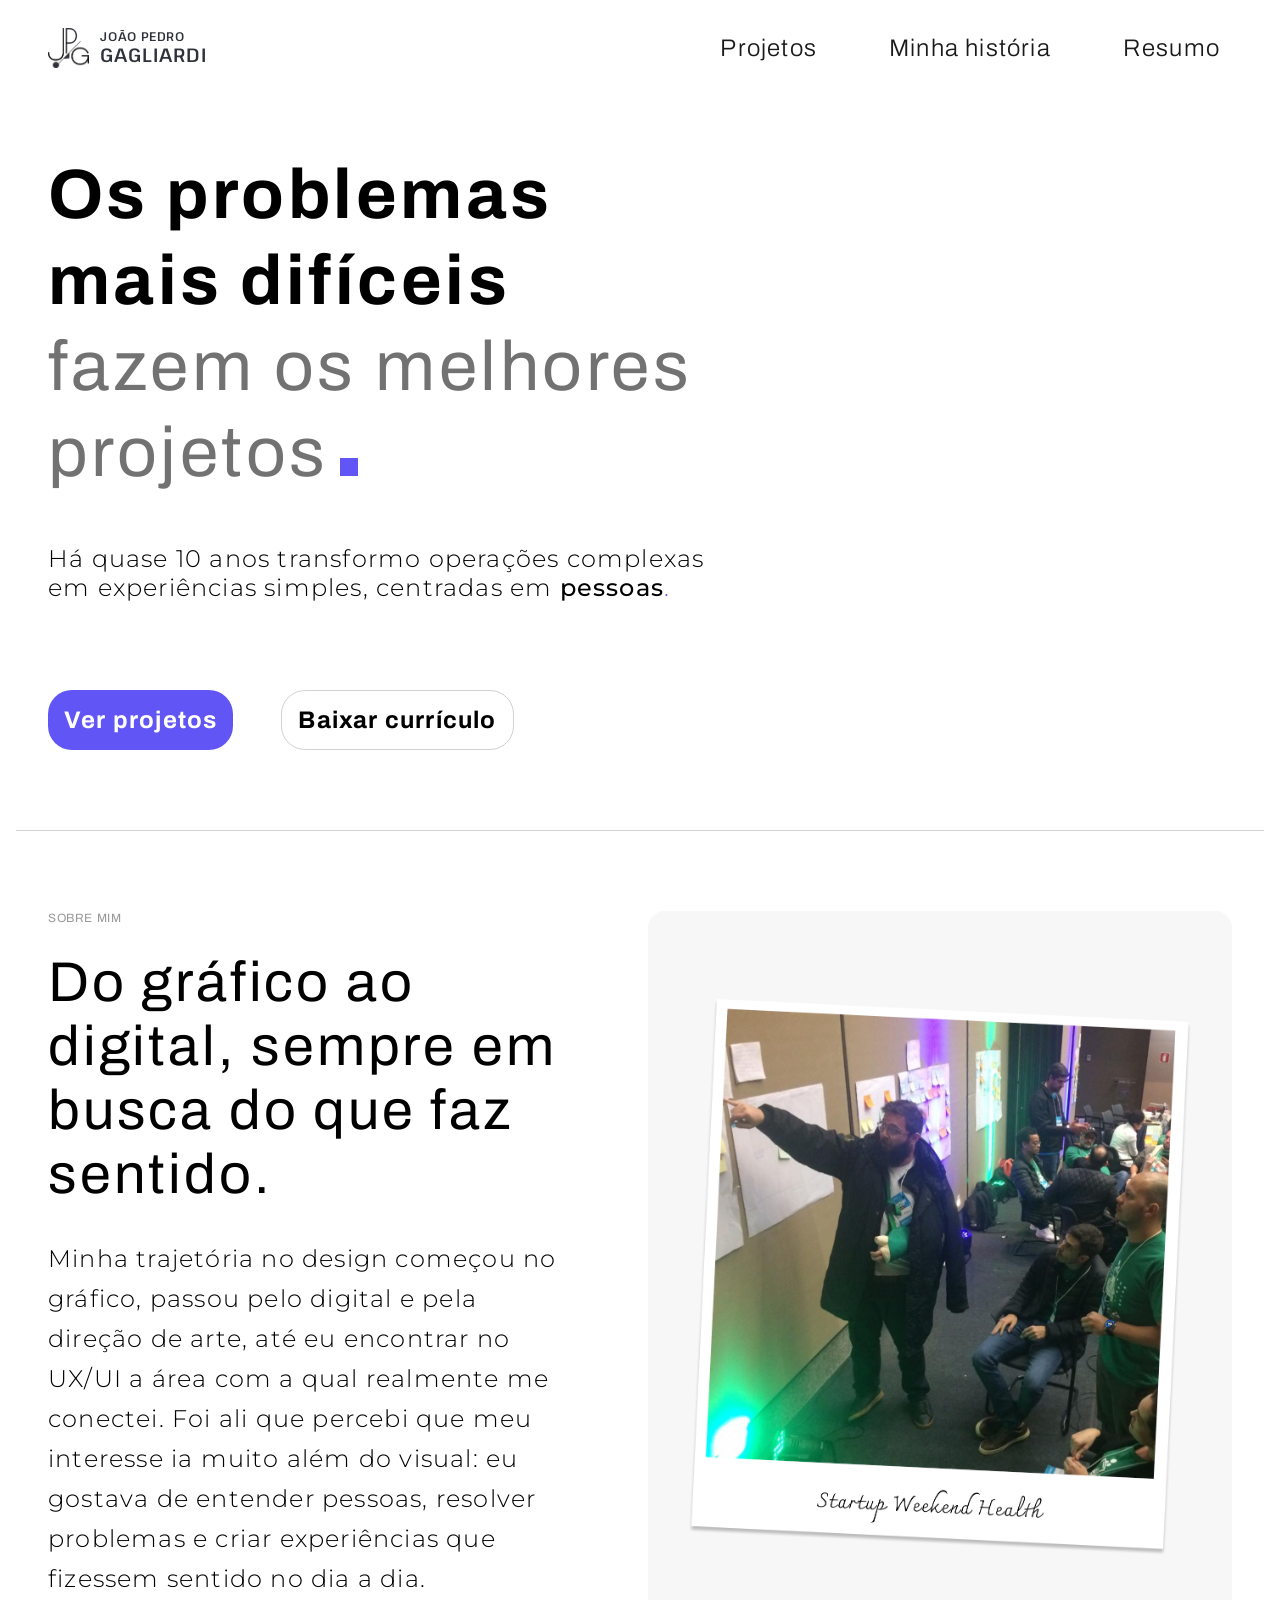
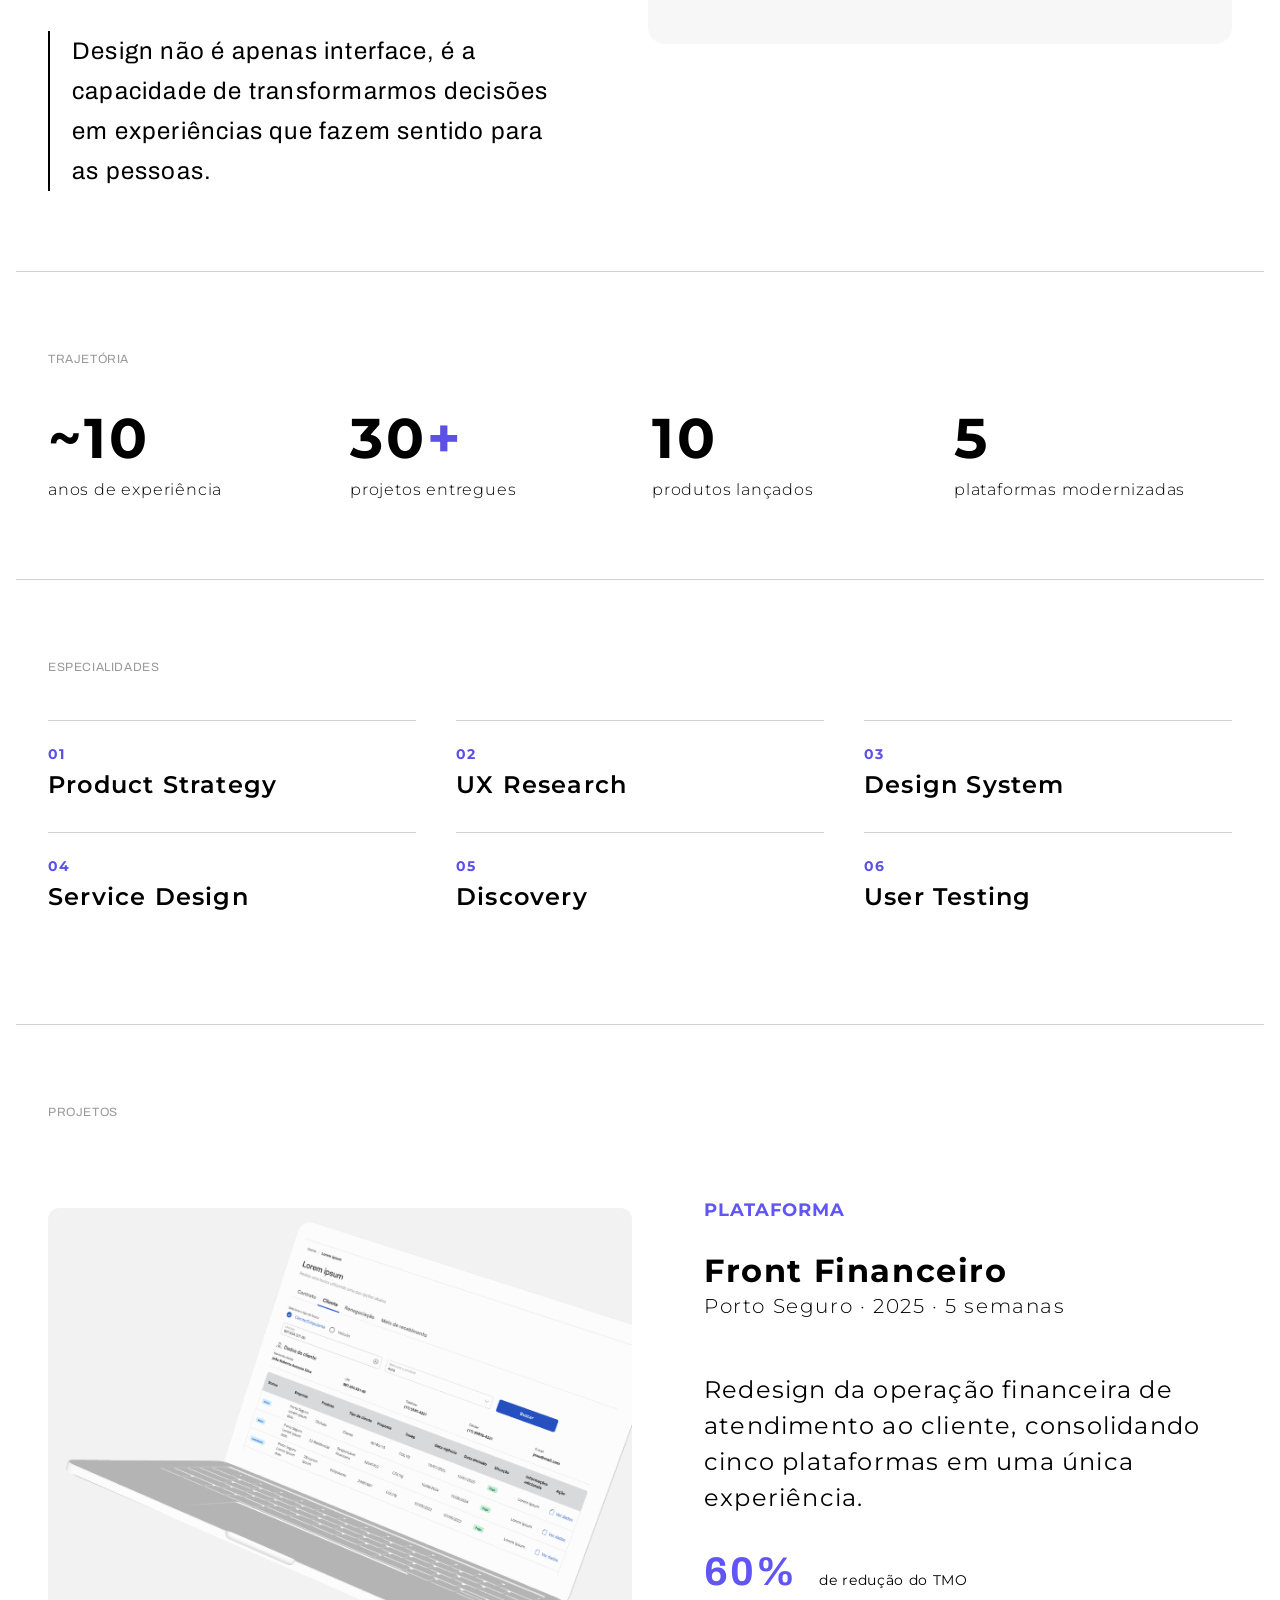
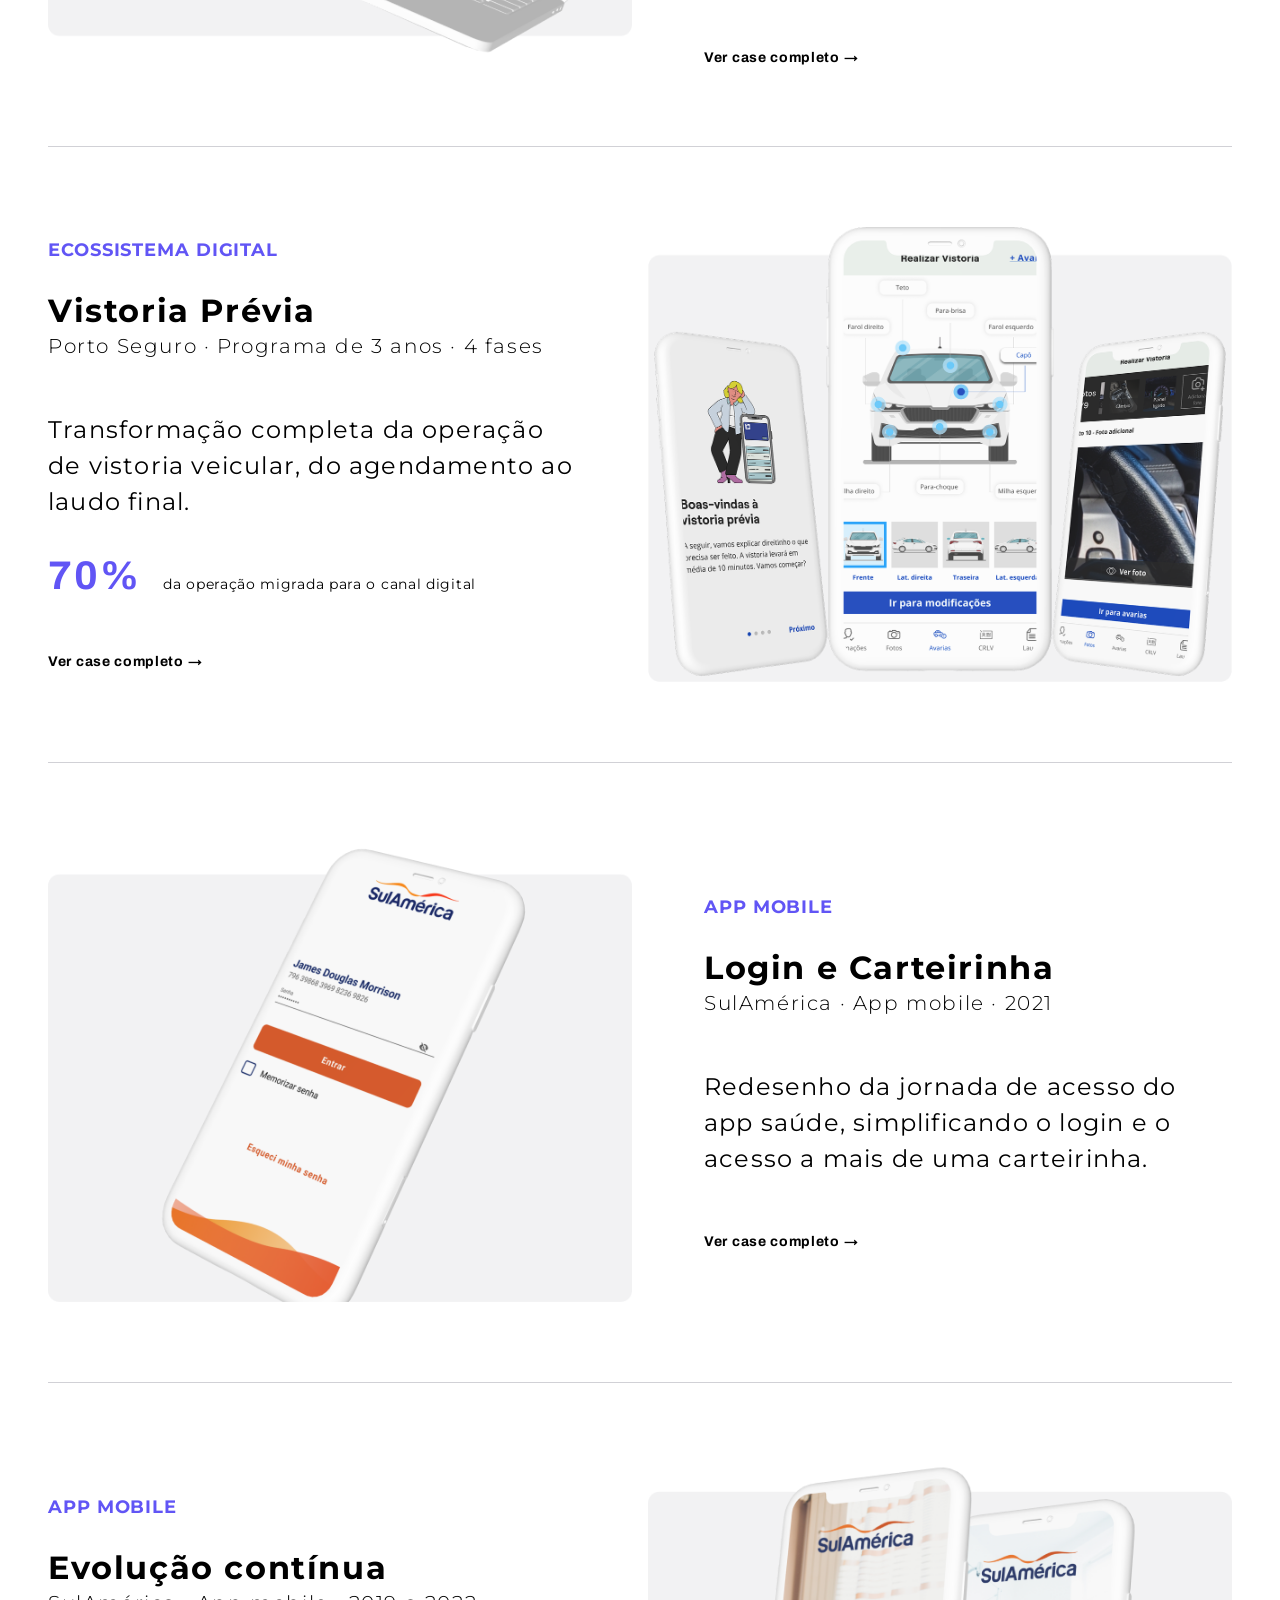
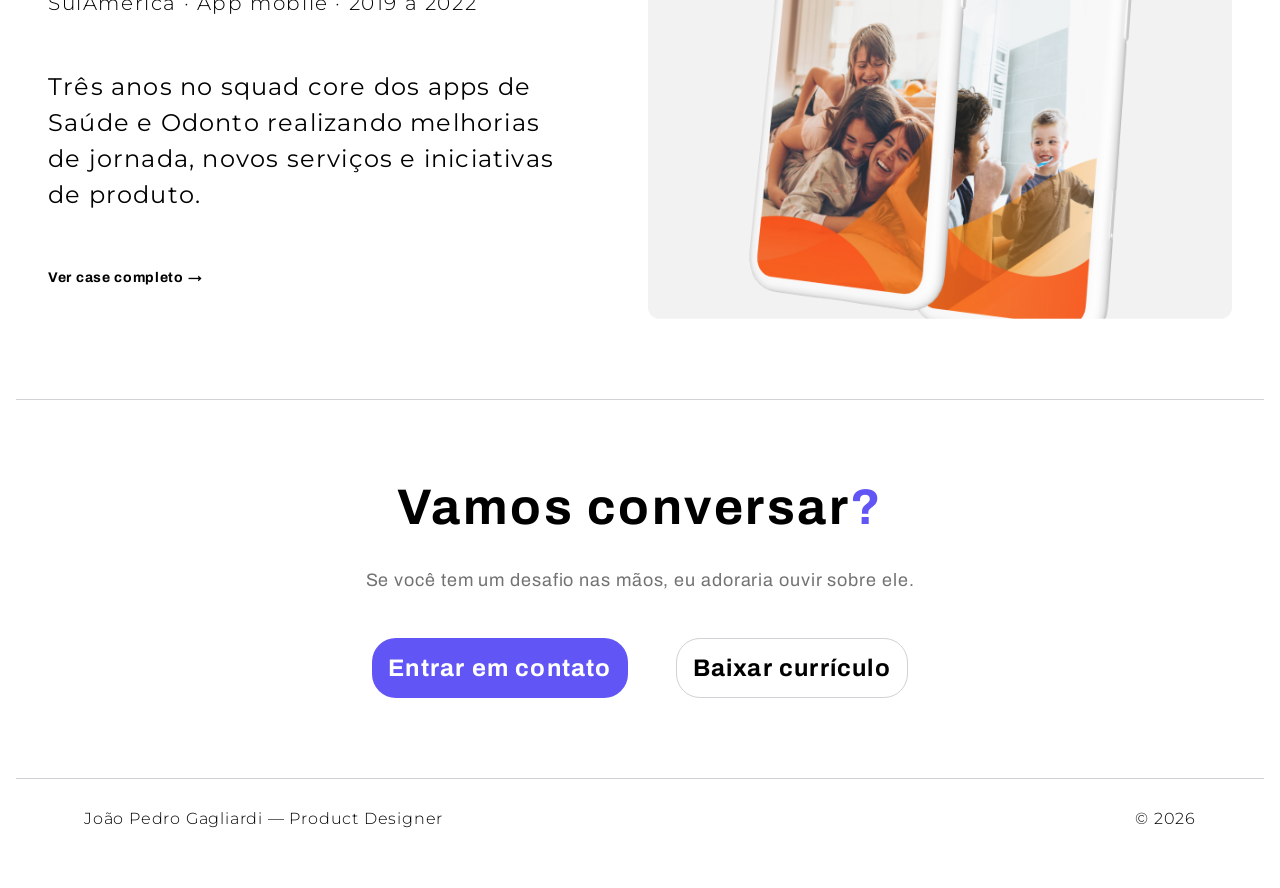
<file: DEV_FINAL/index.html>
<!DOCTYPE html>
<html lang="pt-BR">
<head>
  <meta charset="UTF-8" />
  <meta name="viewport" content="width=device-width, initial-scale=1.0" />
  <title>João Pedro Gagliardi — Product Designer</title>
  <meta name="description" content="Há quase 10 anos transformo operações complexas em experiências simples, centradas em pessoas." />

  <!-- Open Graph / compartilhamento -->
  <meta property="og:type" content="website" />
  <meta property="og:url" content="https://www.jpgagliardi.com/" />
  <meta property="og:title" content="João Pedro Gagliardi — Product Designer" />
  <meta property="og:description" content="Há quase 10 anos transformo operações complexas em experiências simples, centradas em pessoas." />
  <meta property="og:image" content="https://www.jpgagliardi.com/assets/img/og-image.png" />
  <meta property="og:image:width" content="1200" />
  <meta property="og:image:height" content="630" />
  <meta property="og:locale" content="pt_BR" />
  <meta name="twitter:card" content="summary_large_image" />
  <meta name="twitter:title" content="João Pedro Gagliardi — Product Designer" />
  <meta name="twitter:description" content="Há quase 10 anos transformo operações complexas em experiências simples, centradas em pessoas." />
  <meta name="twitter:image" content="https://www.jpgagliardi.com/assets/img/og-image.png" />

  <link rel="preconnect" href="https://fonts.googleapis.com" />
  <link rel="preconnect" href="https://fonts.gstatic.com" crossorigin />
  <link href="https://fonts.googleapis.com/css2?family=Archivo:wght@300;400;700&family=Montserrat:wght@300;400;500;600;700&family=Pathway+Extreme:wght@600&family=Charmonman&display=swap" rel="stylesheet" />

  <link rel="stylesheet" href="css/styles.css" />
</head>
<body>

  <header class="header" id="topo">
    <div class="header__inner">
    <a class="logo" href="index.html" aria-label="Início">
      <img class="logo__mark" src="assets/img/logo-mark.png" alt="" />
      <span class="logo__text">
        <span class="logo__line logo__line--small">JOÃO PEDRO</span>
        <span class="logo__line logo__line--big">GAGLIARDI</span>
      </span>
    </a>

    <nav class="nav" aria-label="Navegação principal">
      <a class="nav__link" href="#projetos">Projetos</a>
      <a class="nav__link" href="#sobre">Minha história</a>
      <a class="nav__link" href="assets/cv.pdf" download>Resumo</a>
    </nav>
    </div>
  </header>

  <main>

    <!-- ============ HERO ============ -->
    <section class="hero container">
      <h1 class="hero__title">
        <span class="hero__title-strong">Os problemas mais difíceis</span>
        <span class="hero__title-soft">fazem os melhores projetos<span class="hero__dot" aria-hidden="true"></span></span>
      </h1>

      <p class="hero__subtitle">
        Há quase 10 anos transformo operações complexas em experiências simples,
        centradas em <strong>pessoas</strong><span class="accent">.</span>
      </p>

      <div class="hero__actions">
        <a class="btn btn--primary" href="#projetos">Ver projetos</a>
        <a class="btn btn--outline" href="assets/cv.pdf" download>Baixar currículo</a>
      </div>
    </section>

    <hr class="divider container" />

    <!-- ============ SOBRE MIM ============ -->
    <section class="sobre container" id="sobre">
      <div class="sobre__content">
        <p class="eyebrow">SOBRE MIM</p>
        <h2 class="sobre__title">Do gráfico ao digital, sempre em busca do que faz sentido.</h2>
        <p class="sobre__text">
          Minha trajetória no design começou no gráfico, passou pelo digital e pela
          direção de arte, até eu encontrar no UX/UI a área com a qual realmente me
          conectei. Foi ali que percebi que meu interesse ia muito além do visual:
          eu gostava de entender pessoas, resolver problemas e criar experiências
          que fizessem sentido no dia a dia.
        </p>

        <blockquote class="sobre__quote">
          Design não é apenas interface, é a capacidade de transformarmos decisões
          em experiências que fazem sentido para as pessoas.
        </blockquote>
      </div>

      <div class="sobre__media">
        <img class="sobre__polaroid" src="assets/img/home-sobre-mim.png" alt="João Pedro apresentando quadros de pesquisa no Startup Weekend Health" />
      </div>
    </section>

    <hr class="divider container" />

    <!-- ============ TRAJETÓRIA ============ -->
    <section class="trajetoria container" id="trajetoria">
      <p class="eyebrow">TRAJETÓRIA</p>

      <div class="stats">
        <div class="stat">
          <p class="stat__number">~10</p>
          <p class="stat__label">anos de experiência</p>
        </div>
        <div class="stat">
          <p class="stat__number">30<span class="accent-vibrant">+</span></p>
          <p class="stat__label">projetos entregues</p>
        </div>
        <div class="stat">
          <p class="stat__number">10</p>
          <p class="stat__label">produtos lançados</p>
        </div>
        <div class="stat">
          <p class="stat__number">5</p>
          <p class="stat__label">plataformas modernizadas</p>
        </div>
      </div>
    </section>

    <hr class="divider container" />

    <!-- ============ ESPECIALIDADES ============ -->
    <section class="especialidades container">
      <p class="eyebrow">ESPECIALIDADES</p>

      <ul class="skills">
        <li class="skill">
          <span class="skill__number">01</span>
          <span class="skill__name">Product Strategy</span>
        </li>
        <li class="skill">
          <span class="skill__number">02</span>
          <span class="skill__name">UX Research</span>
        </li>
        <li class="skill">
          <span class="skill__number">03</span>
          <span class="skill__name">Design System</span>
        </li>
        <li class="skill">
          <span class="skill__number">04</span>
          <span class="skill__name">Service Design</span>
        </li>
        <li class="skill">
          <span class="skill__number">05</span>
          <span class="skill__name">Discovery</span>
        </li>
        <li class="skill">
          <span class="skill__number">06</span>
          <span class="skill__name">User Testing</span>
        </li>
      </ul>
    </section>

    <hr class="divider container" />

    <!-- ============ PROJETOS ============ -->
    <section class="projetos container" id="projetos">
      <p class="eyebrow">PROJETOS</p>

      <!-- Case 1: Front Financeiro -->
      <article class="case case--media-left">
        <div class="case__media">
          <img src="assets/img/home-projeto-front.png" alt="Notebook exibindo a plataforma Front Financeiro" />
        </div>

        <div class="case__content">
          <p class="case__label">PLATAFORMA</p>
          <h3 class="case__title">Front Financeiro</h3>
          <p class="case__meta">Porto Seguro · 2025 · 5 semanas</p>
          <p class="case__desc">
            Redesign da operação financeira de atendimento ao cliente, consolidando
            cinco plataformas em uma única experiência.
          </p>
          <div class="case__metric">
            <span class="case__metric-number">60%</span>
            <span class="case__metric-label">de redução do TMO</span>
          </div>
          <a class="case__link" href="case-financeiro.html">Ver case completo <span class="case__arrow">→</span></a>
        </div>
      </article>

      <hr class="divider" />

      <!-- Case 2: Vistoria Prévia -->
      <article class="case case--media-right">
        <div class="case__content">
          <p class="case__label">ECOSSISTEMA DIGITAL</p>
          <h3 class="case__title">Vistoria Prévia</h3>
          <p class="case__meta">Porto Seguro · Programa de 3 anos · 4 fases</p>
          <p class="case__desc">
            Transformação completa da operação de vistoria veicular, do agendamento
            ao laudo final.
          </p>
          <div class="case__metric">
            <span class="case__metric-number">70%</span>
            <span class="case__metric-label">da operação migrada para o canal digital</span>
          </div>
          <a class="case__link" href="case-vistoria.html">Ver case completo <span class="case__arrow">→</span></a>
        </div>

        <div class="case__media">
          <img src="assets/img/home-projeto-vistoria.png" alt="Três celulares exibindo o app de Vistoria Prévia" />
        </div>
      </article>

      <hr class="divider" />

      <!-- Case 3: Login e Carteirinha -->
      <article class="case case--media-left">
        <div class="case__media">
          <img src="assets/img/home-projeto-login.png" alt="Celular exibindo a tela de login do app SulAmérica" />
        </div>

        <div class="case__content">
          <p class="case__label">APP MOBILE</p>
          <h3 class="case__title">Login e Carteirinha</h3>
          <p class="case__meta">SulAmérica · App mobile · 2021</p>
          <p class="case__desc">
            Redesenho da jornada de acesso do app saúde, simplificando o login e o
            acesso a mais de uma carteirinha.
          </p>
          <a class="case__link" href="case-login.html">Ver case completo <span class="case__arrow">→</span></a>
        </div>
      </article>

      <hr class="divider" />

      <!-- Case 4: Evolução contínua -->
      <article class="case case--media-right">
        <div class="case__content">
          <p class="case__label">APP MOBILE</p>
          <h3 class="case__title">Evolução contínua</h3>
          <p class="case__meta">SulAmérica · App mobile · 2019 a 2022</p>
          <p class="case__desc">
            Três anos no squad core dos apps de Saúde e Odonto realizando melhorias
            de jornada, novos serviços e iniciativas de produto.
          </p>
          <a class="case__link" href="case-entregas.html">Ver case completo <span class="case__arrow">→</span></a>
        </div>

        <div class="case__media">
          <img src="assets/img/home-projeto-entregas.png" alt="Dois celulares exibindo as telas de abertura do app SulAmérica" />
        </div>
      </article>
    </section>

    <hr class="divider container" />

    <!-- ============ CTA ============ -->
    <section class="cta container" id="contato">
      <h2 class="cta__title">Vamos conversar<span class="accent">?</span></h2>
      <p class="cta__subtitle">Se você tem um desafio nas mãos, eu adoraria ouvir sobre ele.</p>

      <div class="cta__actions">
        <a class="btn btn--primary" href="mailto:jpgagliardi@gmail.com">Entrar em contato</a>
        <a class="btn btn--outline" href="assets/cv.pdf" download>Baixar currículo</a>
      </div>
    </section>

    <hr class="divider container" />

  </main>

  <footer class="footer">
    <p>João Pedro Gagliardi — Product Designer</p>
    <p>© 2026</p>
  </footer>

  <script src="js/main.js"></script>
</body>
</html>
</file>
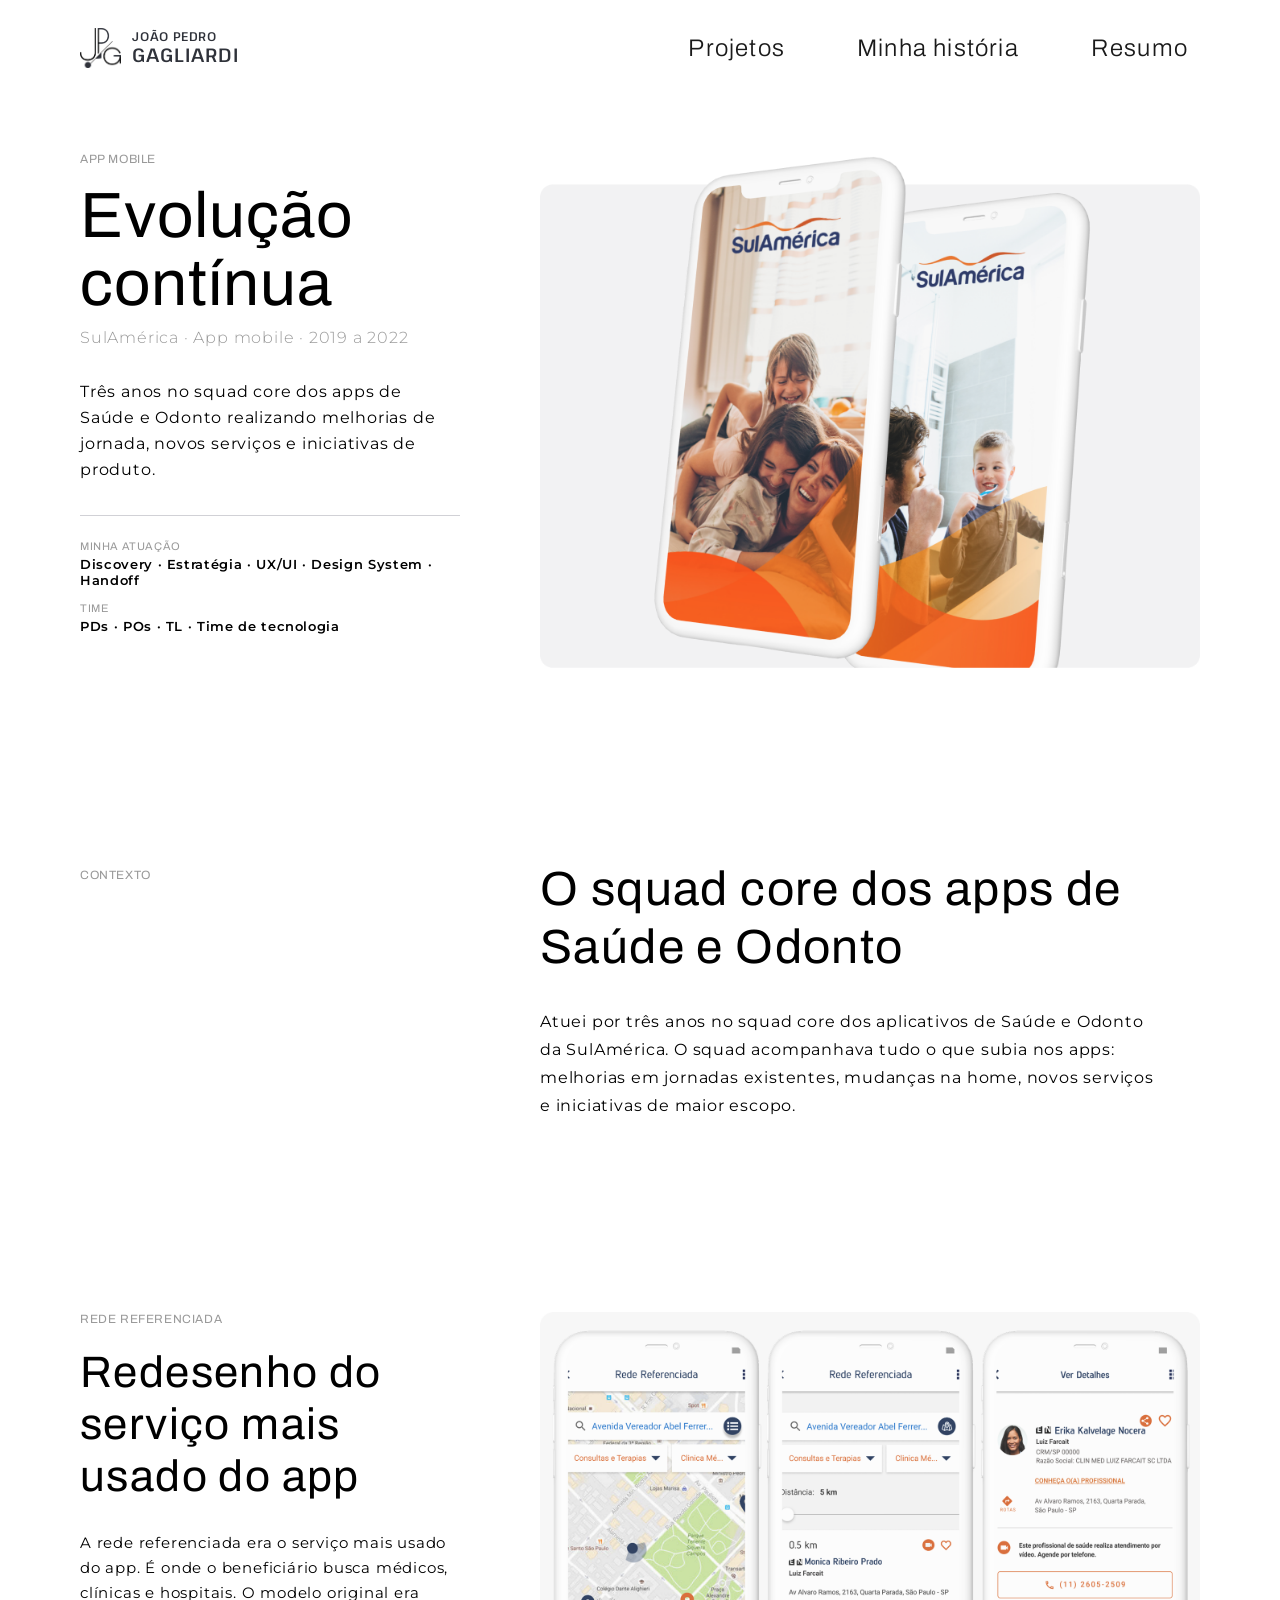
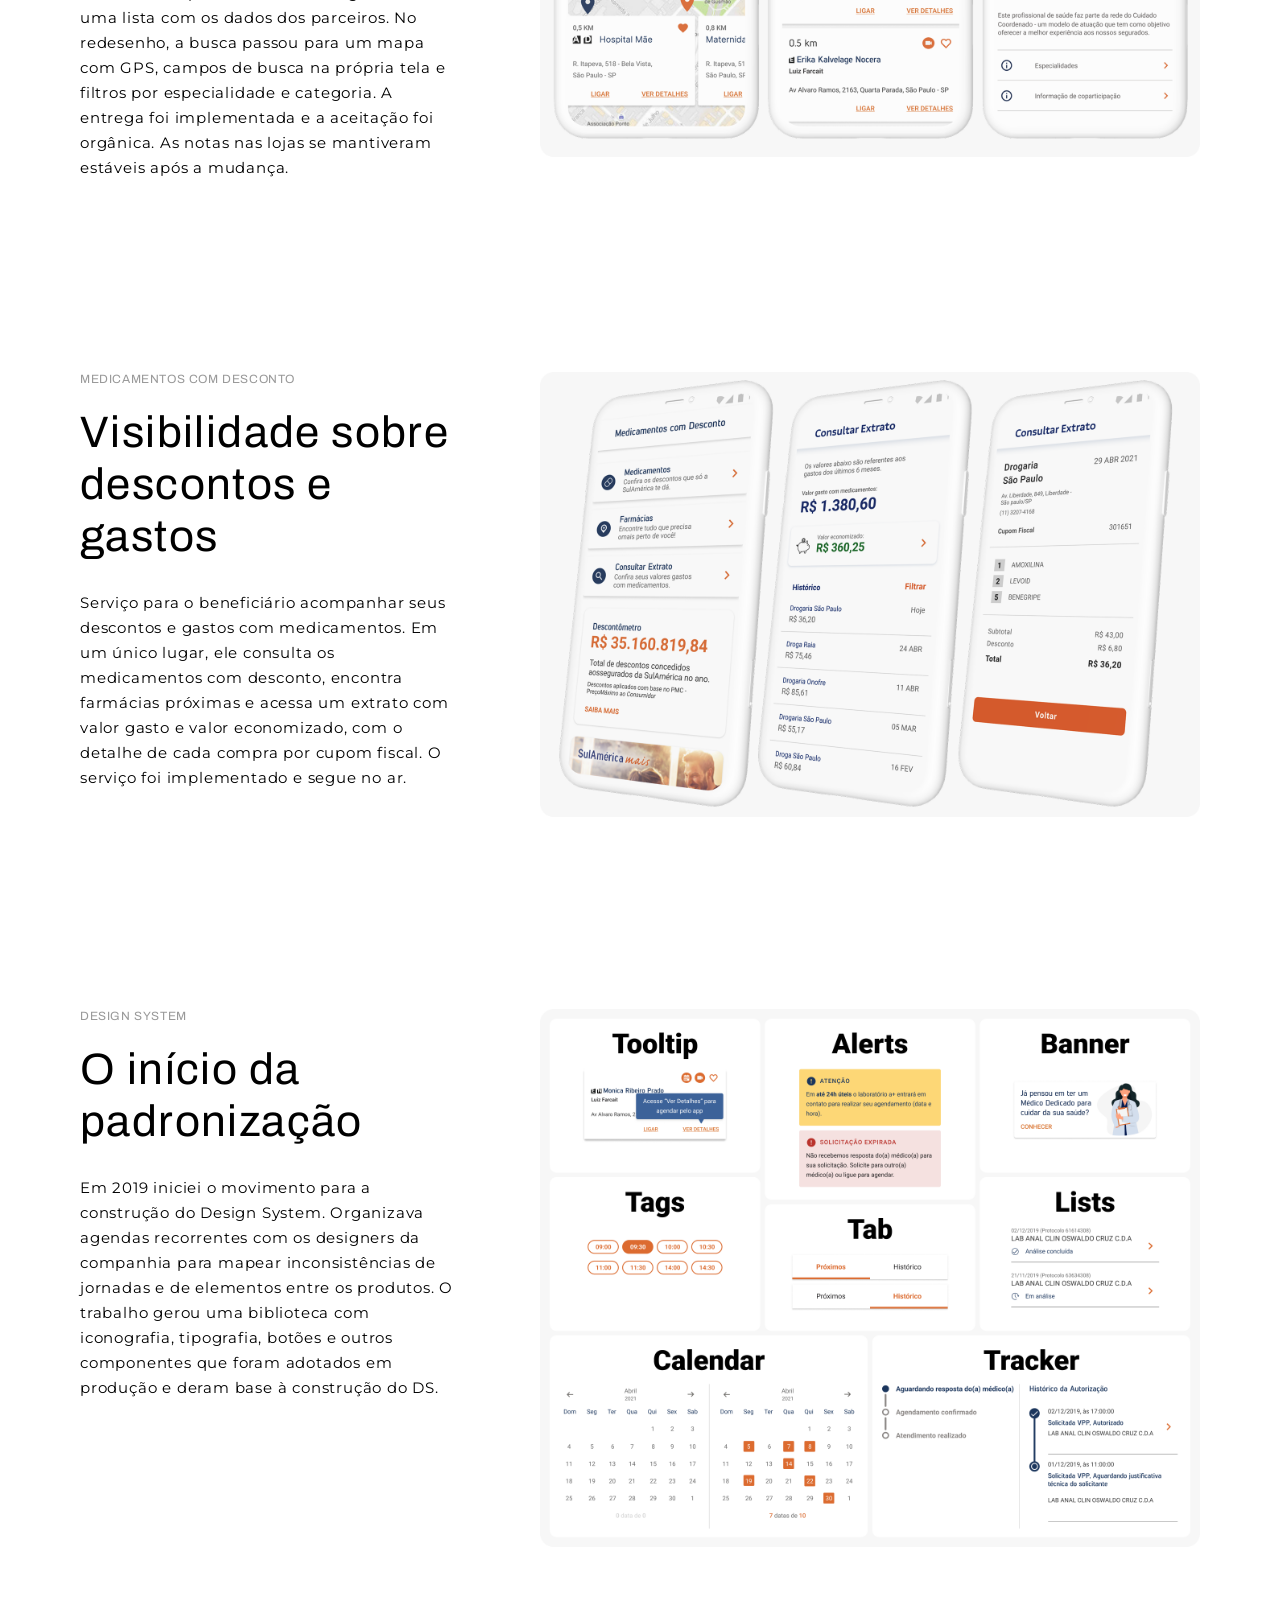
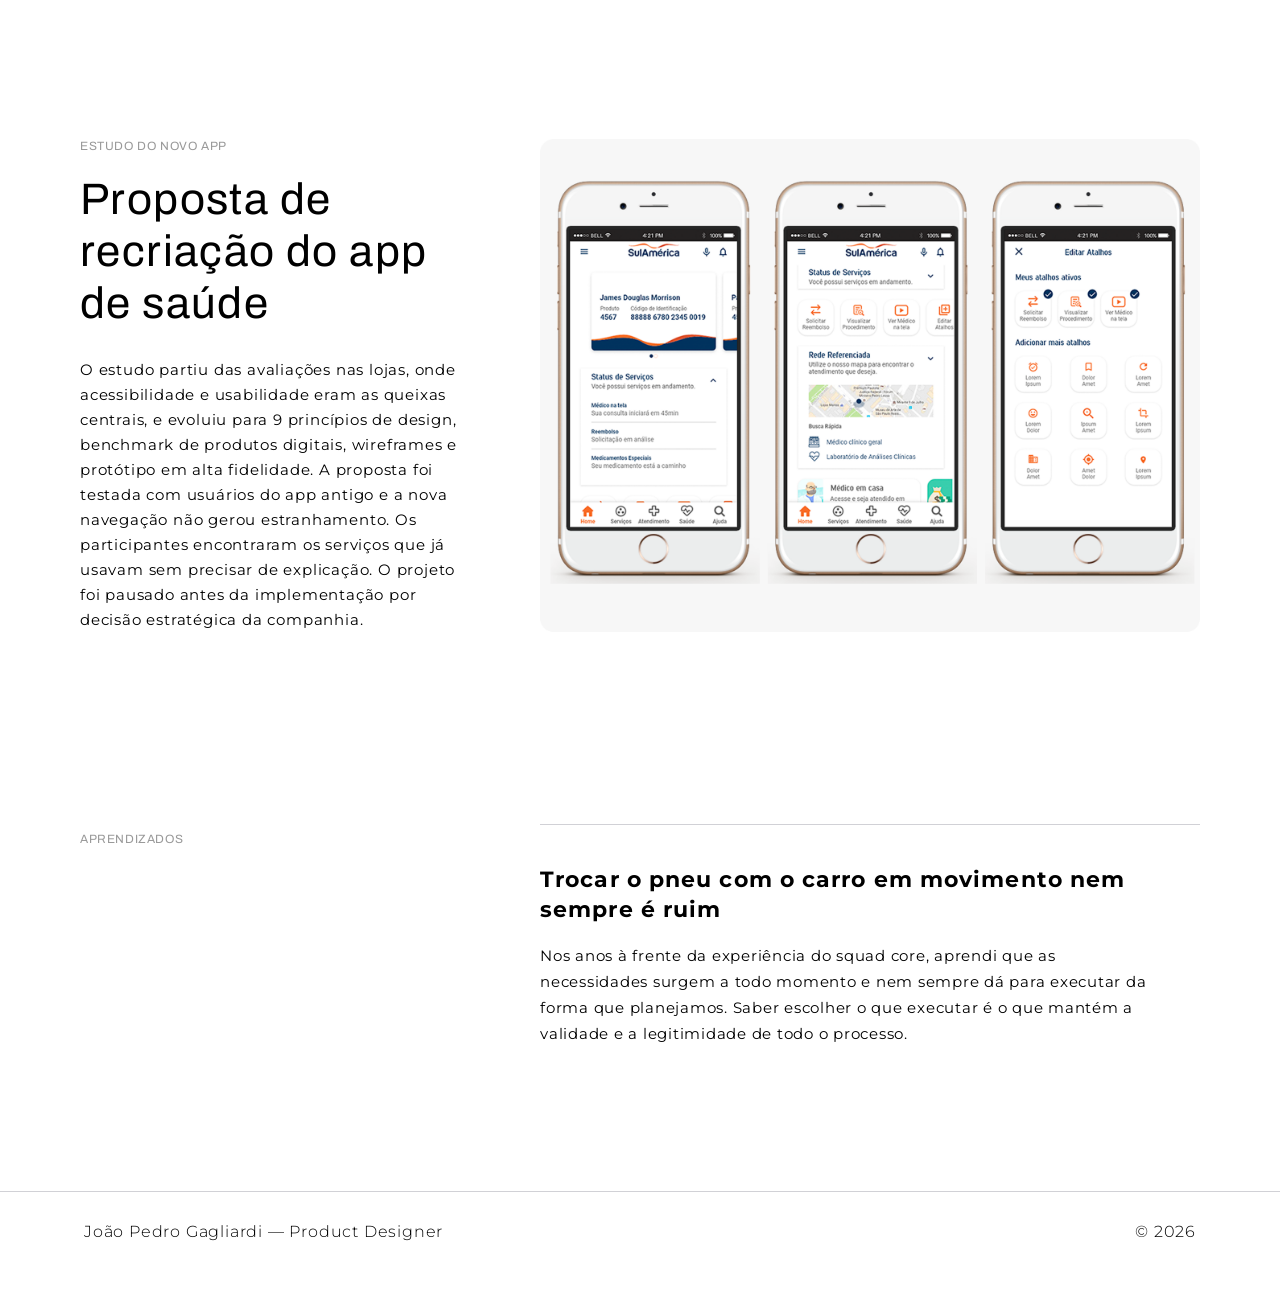
<file: DEV_FINAL/case-entregas.html>
<!DOCTYPE html>
<html lang="pt-BR">
<head>
  <meta charset="UTF-8" />
  <meta name="viewport" content="width=device-width, initial-scale=1.0" />
  <title>Evolução contínua — João Pedro Gagliardi</title>
  <meta name="description" content="Três anos no squad core dos apps de Saúde e Odonto realizando melhorias de jornada, novos serviços e iniciativas de produto." />

  <link rel="preconnect" href="https://fonts.googleapis.com" />
  <link rel="preconnect" href="https://fonts.gstatic.com" crossorigin />
  <link href="https://fonts.googleapis.com/css2?family=Archivo:wght@300;400;700&family=Montserrat:wght@300;400;500;600;700&family=Pathway+Extreme:wght@600&family=Charmonman&display=swap" rel="stylesheet" />

  <link rel="stylesheet" href="css/styles.css" />
</head>
<body class="case-page">

  <header class="header">
    <div class="header__inner">
    <a class="logo" href="index.html" aria-label="Início">
      <img class="logo__mark" src="assets/img/logo-mark.png" alt="" />
      <span class="logo__text">
        <span class="logo__line logo__line--small">JOÃO PEDRO</span>
        <span class="logo__line logo__line--big">GAGLIARDI</span>
      </span>
    </a>

    <nav class="nav" aria-label="Navegação principal">
      <a class="nav__link" href="index.html#projetos">Projetos</a>
      <a class="nav__link" href="index.html#sobre">Minha história</a>
      <a class="nav__link" href="assets/cv.pdf" download>Resumo</a>
    </nav>
    </div>
  </header>

  <main>

    <!-- ============ HERO DO CASE ============ -->
    <section class="chero container">
      <div class="chero__info">
        <p class="eyebrow">APP MOBILE</p>
        <h1 class="chero__title">Evolução<br />contínua</h1>
        <p class="chero__meta">SulAmérica · App mobile · 2019 a 2022</p>
        <p class="chero__desc">
          Três anos no squad core dos apps de Saúde e Odonto realizando melhorias
          de jornada, novos serviços e iniciativas de produto.
        </p>
        <hr class="chero__sep" />
        <p class="chero__label">MINHA ATUAÇÃO</p>
        <p class="chero__value">Discovery · Estratégia · UX/UI · Design System · Handoff</p>
        <p class="chero__label">TIME</p>
        <p class="chero__value">PDs · POs · TL · Time de tecnologia</p>
      </div>

      <div class="chero__media">
        <img src="assets/img/case-entregas-hero.png" alt="Dois celulares exibindo as telas de abertura do app SulAmérica" />
      </div>
    </section>


    <!-- ============ CONTEXTO ============ -->
    <section class="csection container">
      <p class="eyebrow csection__eyebrow">CONTEXTO</p>
      <div class="csection__content">
        <h2 class="csection__title">O squad core dos apps de Saúde e Odonto</h2>
        <p class="csection__lead">
          Atuei por três anos no squad core dos aplicativos de Saúde e Odonto da
          SulAmérica. O squad acompanhava tudo o que subia nos apps: melhorias
          em jornadas existentes, mudanças na home, novos serviços e iniciativas
          de maior escopo.
        </p>
      </div>
    </section>


    <!-- ============ REDE REFERENCIADA ============ -->
    <section class="csection csection--split container">
      <div class="csection__left">
        <p class="eyebrow">REDE REFERENCIADA</p>
        <h2 class="csection__title">Redesenho do serviço mais usado do app</h2>
        <p class="csection__lead">
          A rede referenciada era o serviço mais usado do app. É onde o
          beneficiário busca médicos, clínicas e hospitais. O modelo original era
          uma lista com os dados dos parceiros. No redesenho, a busca passou para
          um mapa com GPS, campos de busca na própria tela e filtros por
          especialidade e categoria. A entrega foi implementada e a aceitação foi
          orgânica. As notas nas lojas se mantiveram estáveis após a mudança.
        </p>
      </div>

      <div class="csection__right">
        <figure class="shot shot--plain">
          <img src="assets/img/case-entregas-rede.png" alt="Três celulares com o redesenho da Rede Referenciada: mapa, lista e detalhes do profissional" />
        </figure>
      </div>
    </section>


    <!-- ============ MEDICAMENTOS COM DESCONTO ============ -->
    <section class="csection csection--split container">
      <div class="csection__left">
        <p class="eyebrow">MEDICAMENTOS COM DESCONTO</p>
        <h2 class="csection__title">Visibilidade sobre descontos e gastos</h2>
        <p class="csection__lead">
          Serviço para o beneficiário acompanhar seus descontos e gastos com
          medicamentos. Em um único lugar, ele consulta os medicamentos com
          desconto, encontra farmácias próximas e acessa um extrato com valor
          gasto e valor economizado, com o detalhe de cada compra por cupom
          fiscal. O serviço foi implementado e segue no ar.
        </p>
      </div>

      <div class="csection__right">
        <figure class="shot shot--plain">
          <img src="assets/img/case-entregas-medicamentos.png" alt="Três celulares com o serviço de Medicamentos com Desconto: menu, extrato e cupom fiscal" />
        </figure>
      </div>
    </section>


    <!-- ============ DESIGN SYSTEM ============ -->
    <section class="csection csection--split container">
      <div class="csection__left">
        <p class="eyebrow">DESIGN SYSTEM</p>
        <h2 class="csection__title">O início da padronização</h2>
        <p class="csection__lead">
          Em 2019 iniciei o movimento para a construção do Design System.
          Organizava agendas recorrentes com os designers da companhia para mapear
          inconsistências de jornadas e de elementos entre os produtos. O trabalho
          gerou uma biblioteca com iconografia, tipografia, botões e outros
          componentes que foram adotados em produção e deram base à construção
          do DS.
        </p>
      </div>

      <div class="csection__right">
        <figure class="shot shot--plain">
          <img src="assets/img/case-entregas-ds.png" alt="Componentes da biblioteca: Tooltip, Alerts, Banner, Tags, Tab, Lists, Calendar e Tracker" />
        </figure>
      </div>
    </section>


    <!-- ============ ESTUDO DO NOVO APP ============ -->
    <section class="csection csection--split container">
      <div class="csection__left">
        <p class="eyebrow">ESTUDO DO NOVO APP</p>
        <h2 class="csection__title">Proposta de recriação do app de saúde</h2>
        <p class="csection__lead">
          O estudo partiu das avaliações nas lojas, onde acessibilidade e
          usabilidade eram as queixas centrais, e evoluiu para 9 princípios de
          design, benchmark de produtos digitais, wireframes e protótipo em alta
          fidelidade. A proposta foi testada com usuários do app antigo e a nova
          navegação não gerou estranhamento. Os participantes encontraram os
          serviços que já usavam sem precisar de explicação. O projeto foi pausado
          antes da implementação por decisão estratégica da companhia.
        </p>
      </div>

      <div class="csection__right">
        <figure class="shot shot--plain">
          <img src="assets/img/case-entregas-novo-app.png" alt="Três celulares com o protótipo do novo app de saúde: home, serviços e atalhos" />
        </figure>
      </div>
    </section>


    <!-- ============ APRENDIZADOS ============ -->
    <section class="csection container">
      <p class="eyebrow csection__eyebrow">APRENDIZADOS</p>
      <div class="csection__content">
        <article class="learning">
          <h3 class="learning__title">Trocar o pneu com o carro em movimento nem sempre é ruim</h3>
          <p class="learning__desc">
            Nos anos à frente da experiência do squad core, aprendi que as
            necessidades surgem a todo momento e nem sempre dá para executar
            da forma que planejamos. Saber escolher o que executar é o que
            mantém a validade e a legitimidade de todo o processo.
          </p>
        </article>
      </div>
    </section>

    <hr class="divider container" />

  </main>

  <footer class="footer">
    <p>João Pedro Gagliardi — Product Designer</p>
    <p>© 2026</p>
  </footer>

  <script src="js/main.js"></script>
</body>
</html>
</file>
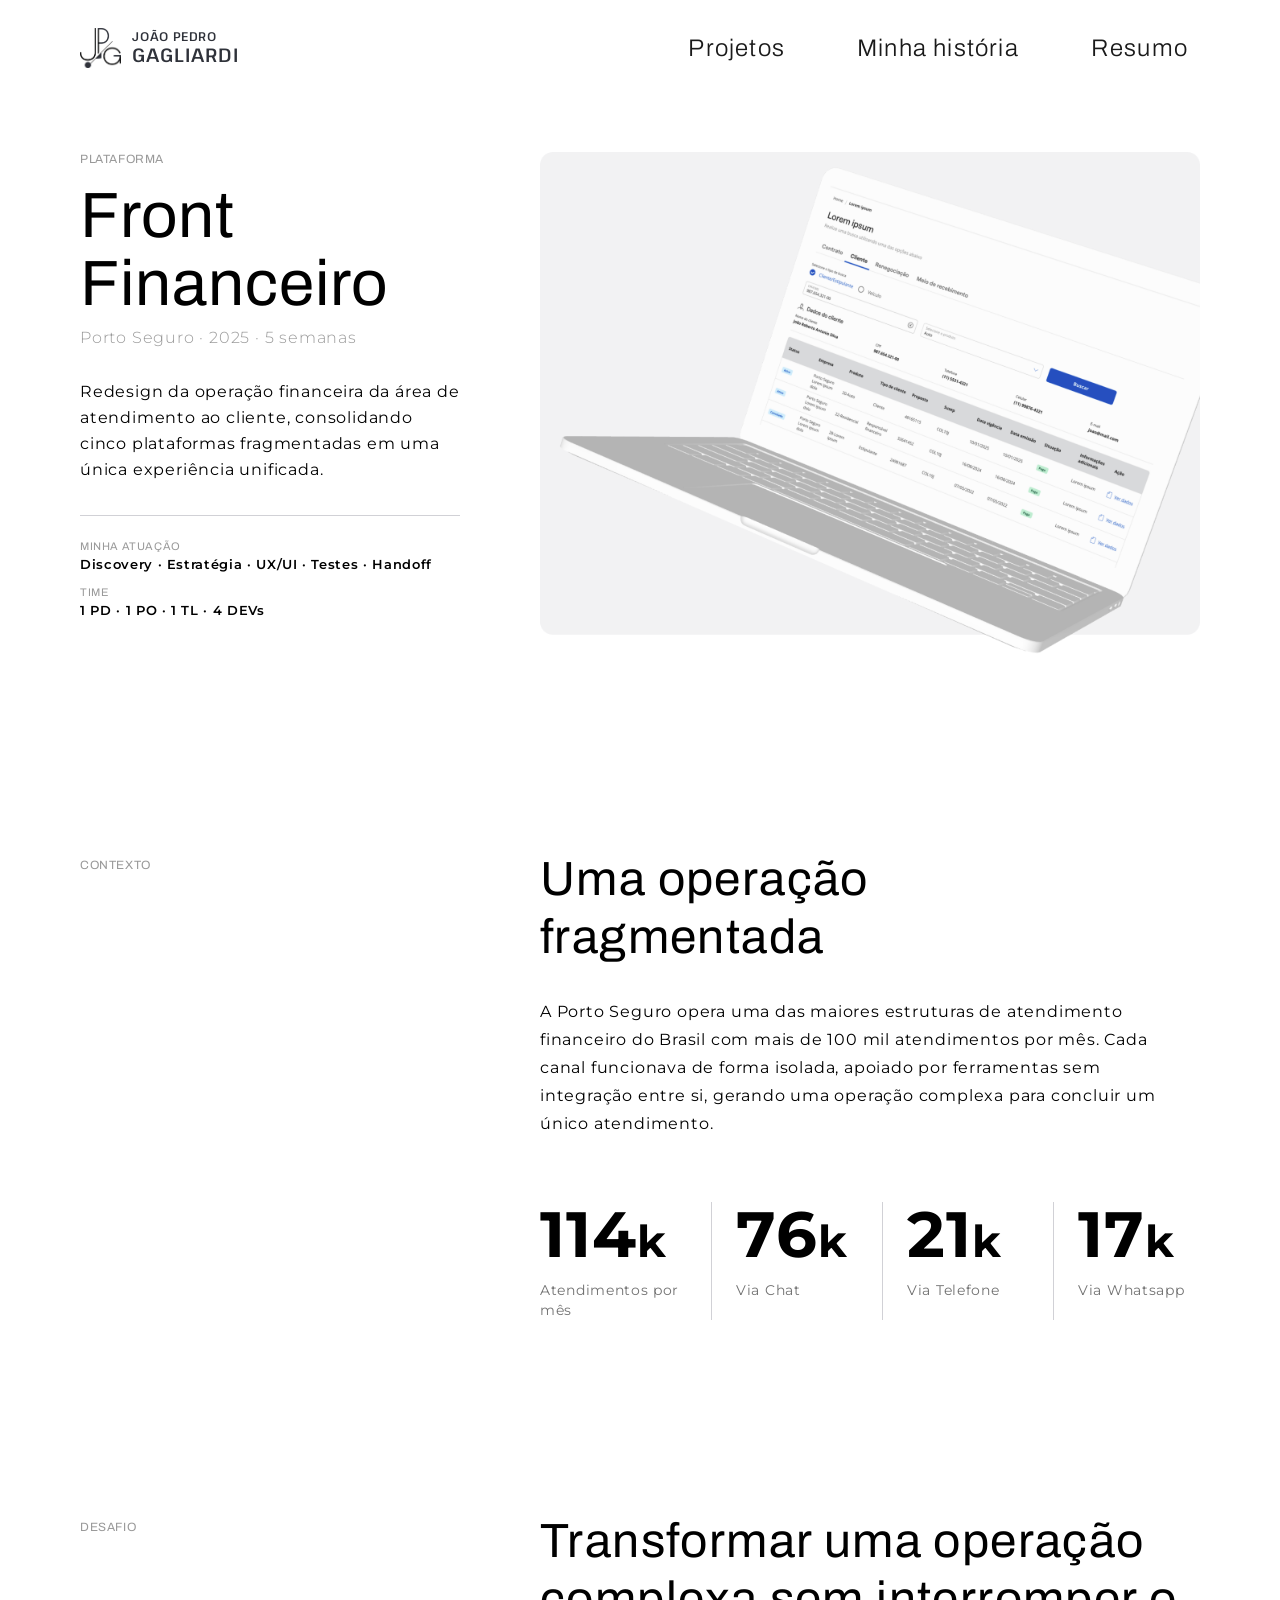
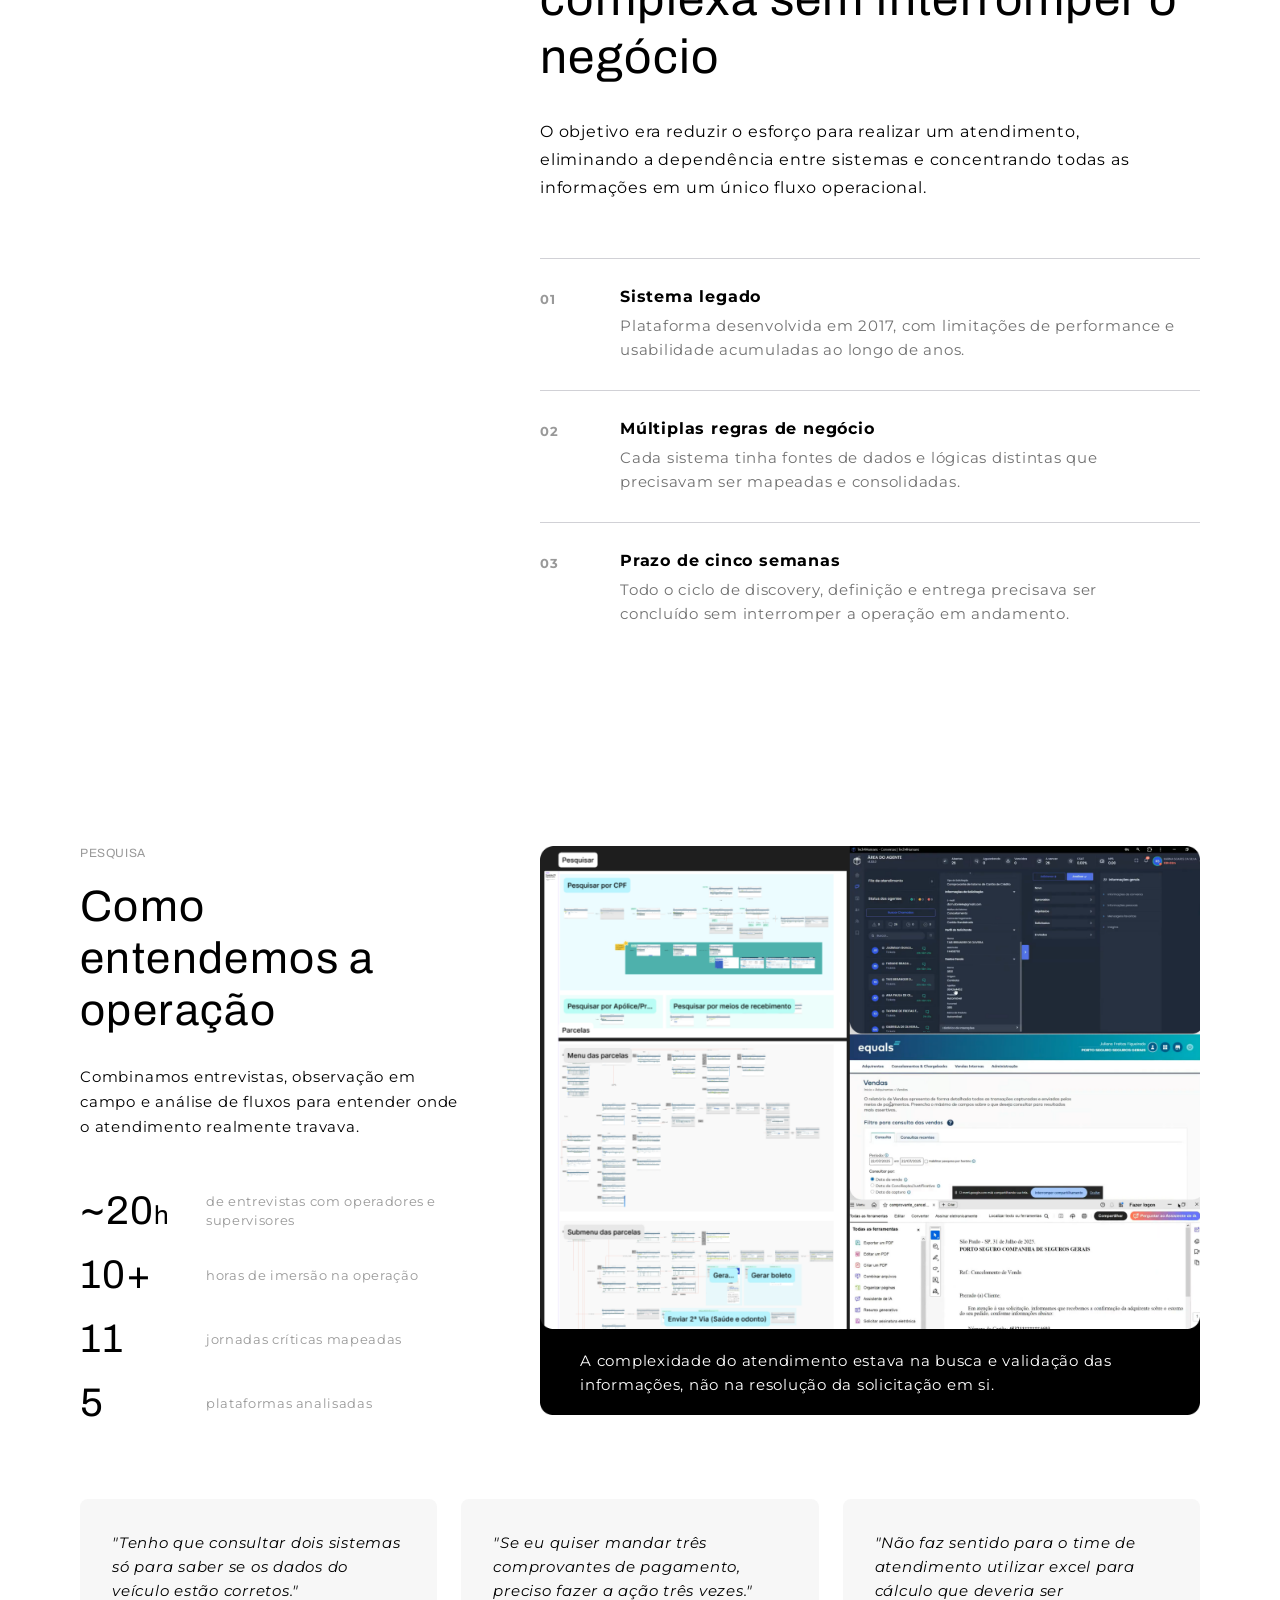
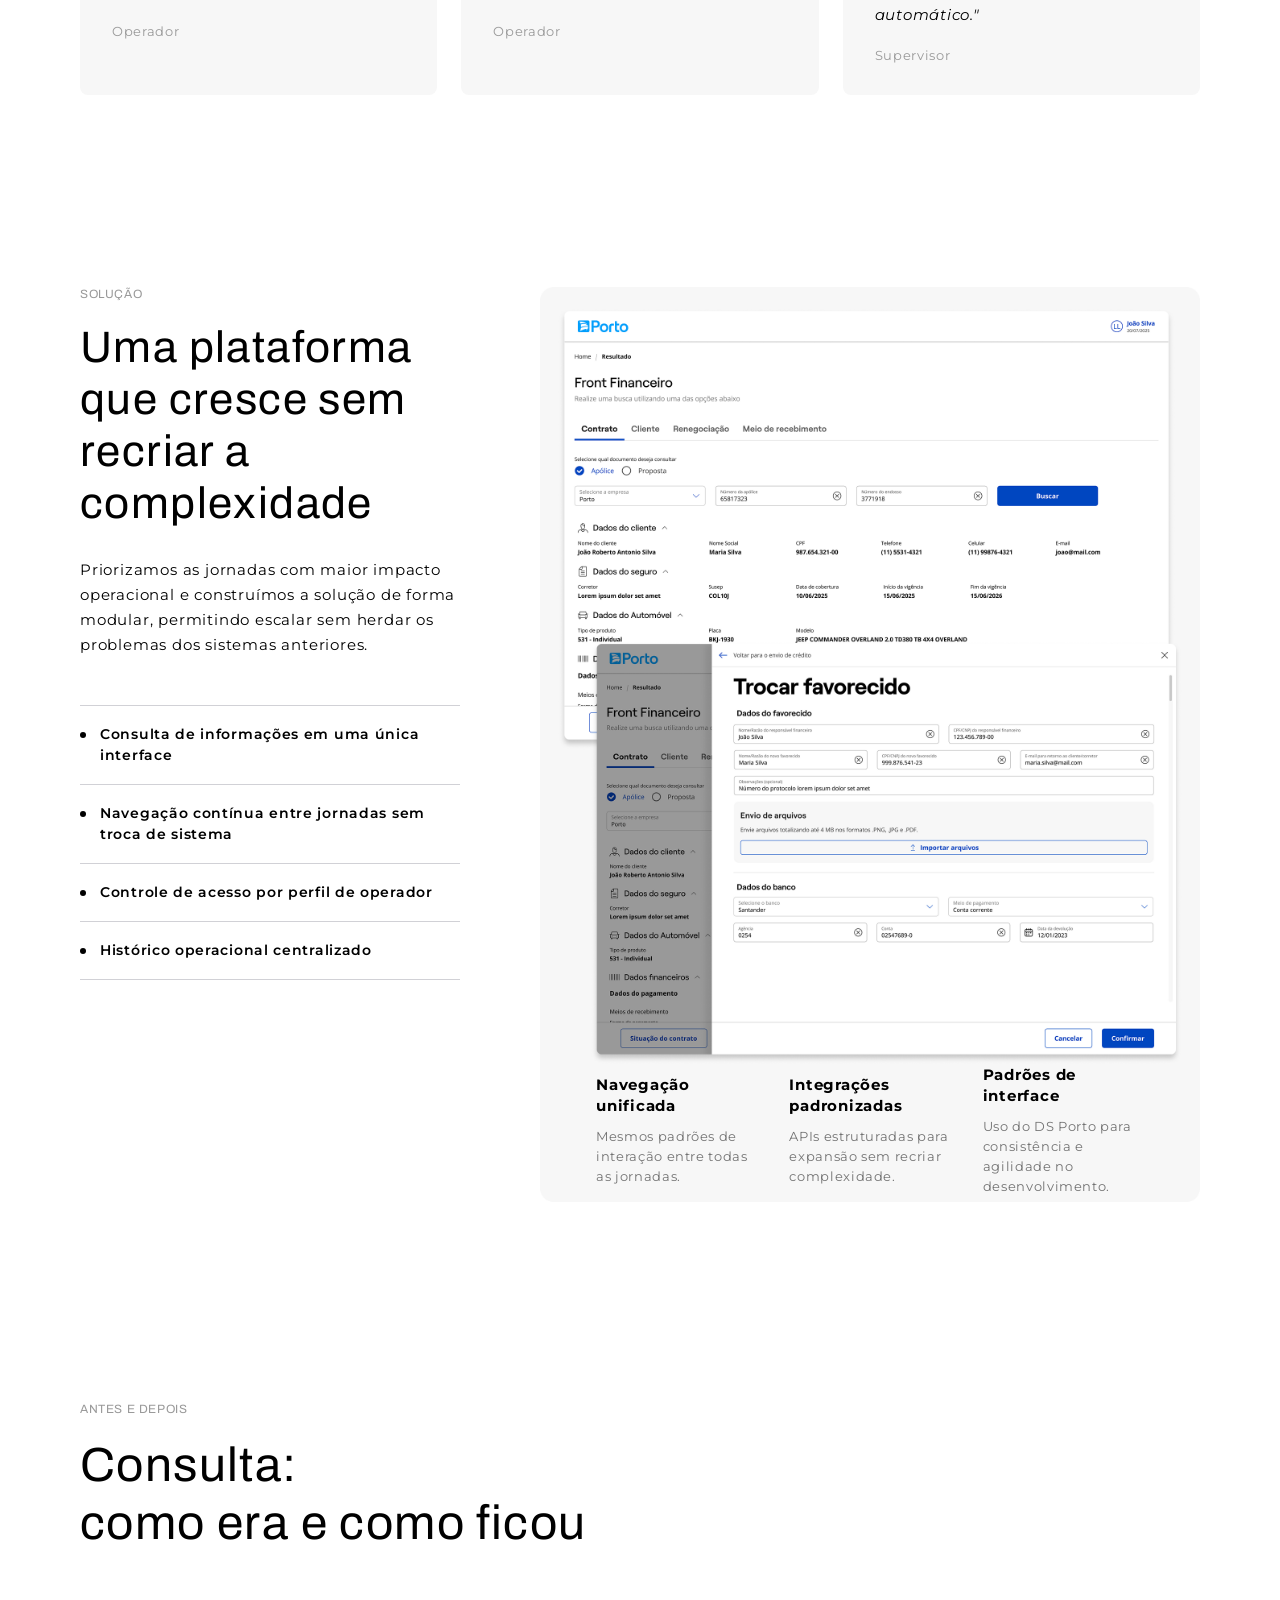
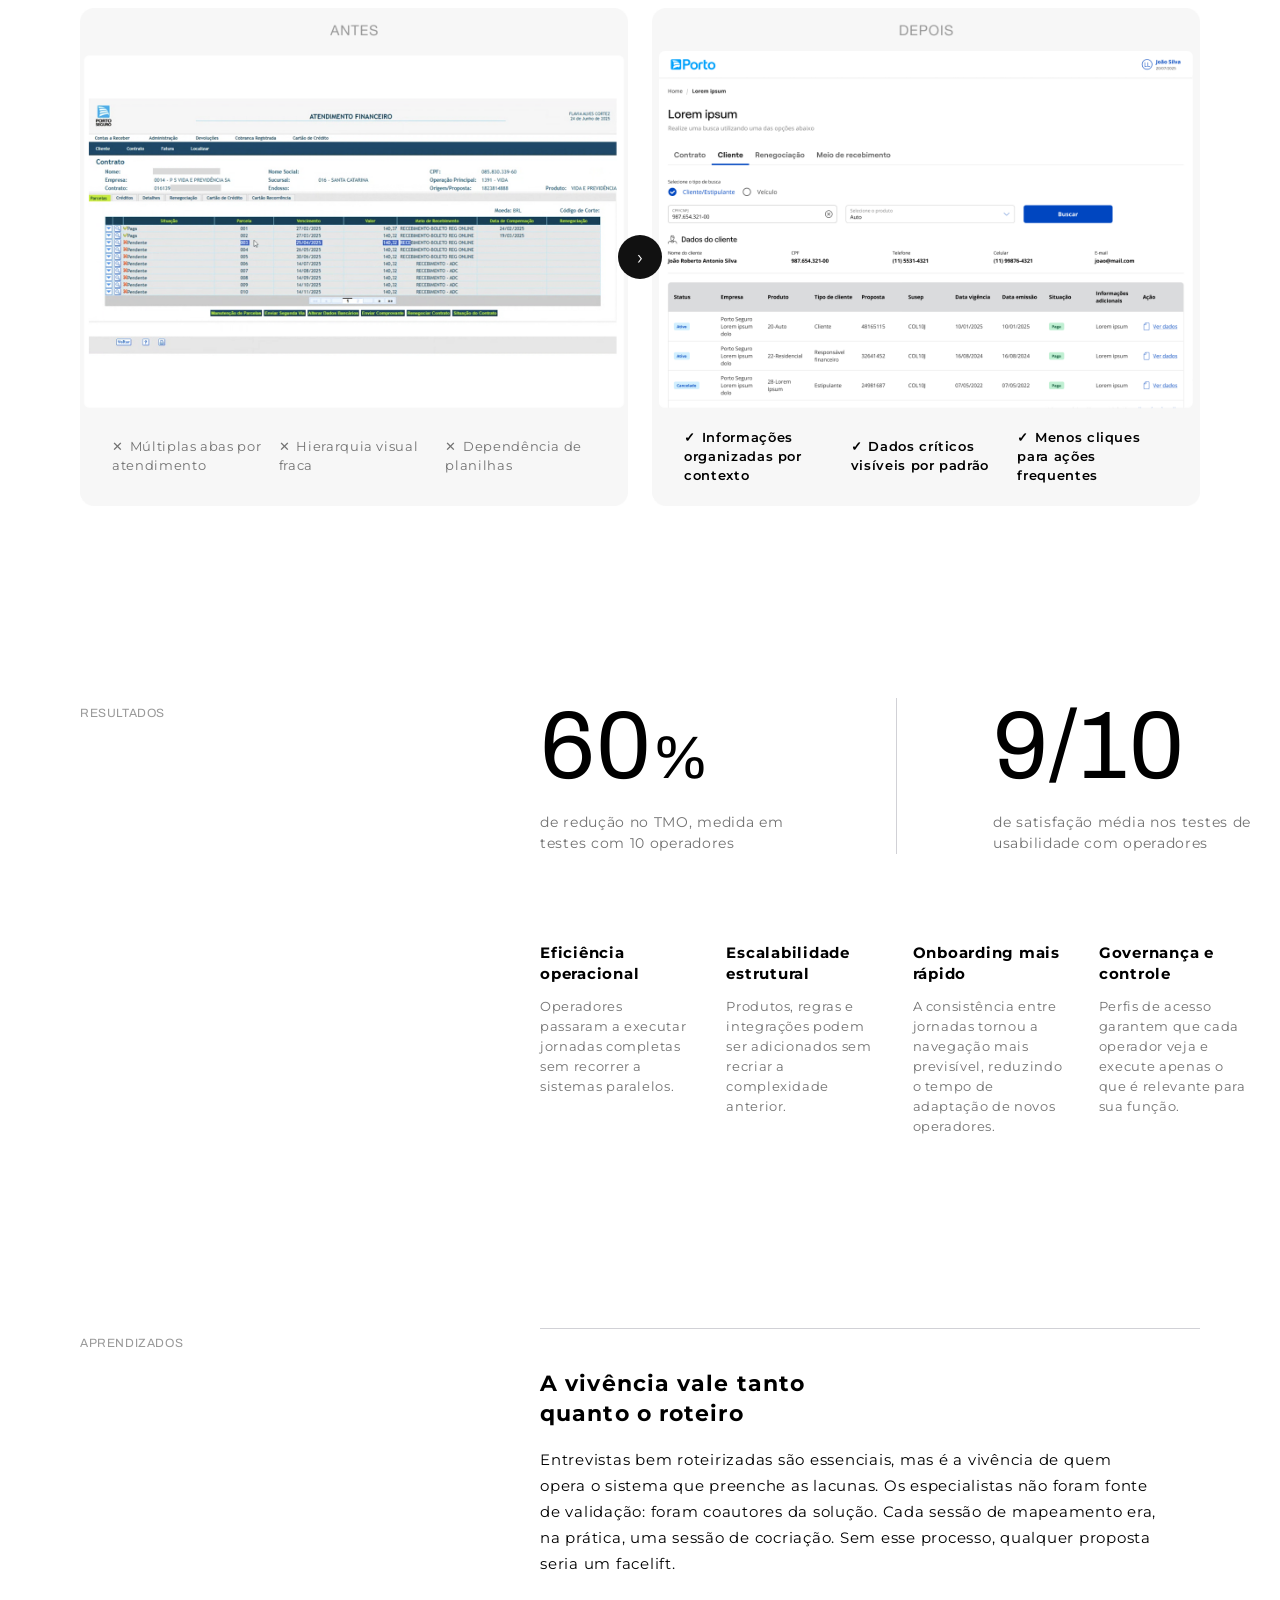
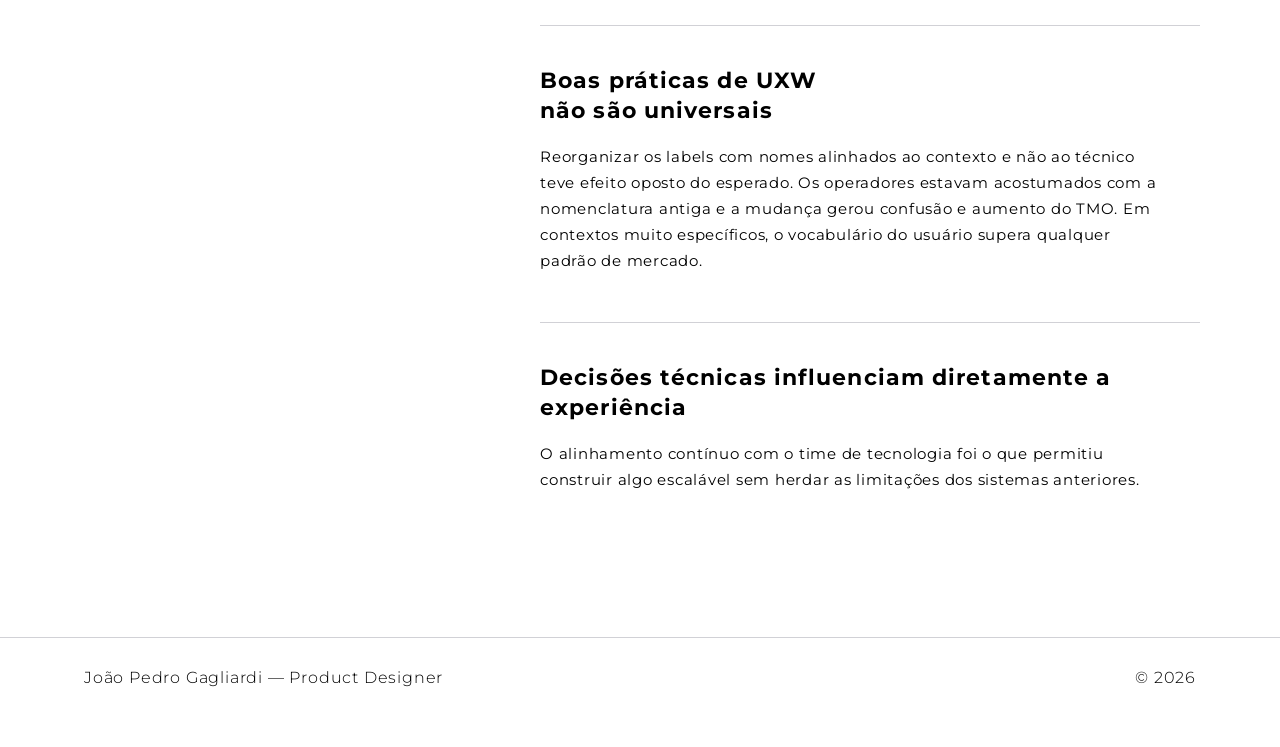
<file: DEV_FINAL/case-financeiro.html>
<!DOCTYPE html>
<html lang="pt-BR">
<head>
  <meta charset="UTF-8" />
  <meta name="viewport" content="width=device-width, initial-scale=1.0" />
  <title>Front Financeiro — João Pedro Gagliardi</title>
  <meta name="description" content="Redesign da operação financeira da área de atendimento ao cliente, consolidando cinco plataformas fragmentadas em uma única experiência unificada." />

  <link rel="preconnect" href="https://fonts.googleapis.com" />
  <link rel="preconnect" href="https://fonts.gstatic.com" crossorigin />
  <link href="https://fonts.googleapis.com/css2?family=Archivo:wght@300;400;700&family=Montserrat:wght@300;400;500;600;700&family=Pathway+Extreme:wght@600&family=Charmonman&display=swap" rel="stylesheet" />

  <link rel="stylesheet" href="css/styles.css" />
</head>
<body class="case-page">

  <header class="header">
    <div class="header__inner">
    <a class="logo" href="index.html" aria-label="Início">
      <img class="logo__mark" src="assets/img/logo-mark.png" alt="" />
      <span class="logo__text">
        <span class="logo__line logo__line--small">JOÃO PEDRO</span>
        <span class="logo__line logo__line--big">GAGLIARDI</span>
      </span>
    </a>

    <nav class="nav" aria-label="Navegação principal">
      <a class="nav__link" href="index.html#projetos">Projetos</a>
      <a class="nav__link" href="index.html#sobre">Minha história</a>
      <a class="nav__link" href="assets/cv.pdf" download>Resumo</a>
    </nav>
    </div>
  </header>

  <main>

    <!-- ============ HERO DO CASE ============ -->
    <section class="chero container">
      <div class="chero__info">
        <p class="eyebrow">PLATAFORMA</p>
        <h1 class="chero__title">Front<br />Financeiro</h1>
        <p class="chero__meta">Porto Seguro · 2025 · 5 semanas</p>
        <p class="chero__desc">
          Redesign da operação financeira da área de atendimento ao cliente,
          consolidando cinco plataformas fragmentadas em uma única experiência
          unificada.
        </p>
        <hr class="chero__sep" />
        <p class="chero__label">MINHA ATUAÇÃO</p>
        <p class="chero__value">Discovery · Estratégia · UX/UI · Testes · Handoff</p>
        <p class="chero__label">TIME</p>
        <p class="chero__value">1 PD · 1 PO · 1 TL · 4 DEVs</p>
      </div>

      <div class="chero__media">
        <img src="assets/img/case-financeiro-hero.png" alt="Notebook exibindo a plataforma Front Financeiro" />
      </div>
    </section>


    <!-- ============ CONTEXTO ============ -->
    <section class="csection container">
      <p class="eyebrow csection__eyebrow">CONTEXTO</p>
      <div class="csection__content">
        <h2 class="csection__title">Uma operação<br />fragmentada</h2>
        <p class="csection__lead">
          A Porto Seguro opera uma das maiores estruturas de atendimento financeiro
          do Brasil com mais de 100 mil atendimentos por mês. Cada canal funcionava
          de forma isolada, apoiado por ferramentas sem integração entre si, gerando
          uma operação complexa para concluir um único atendimento.
        </p>

        <div class="stats-row">
          <div class="stat">
            <p class="stat__number">114<small>k</small></p>
            <p class="stat__label">Atendimentos por mês</p>
          </div>
          <div class="stat">
            <p class="stat__number">76<small>k</small></p>
            <p class="stat__label">Via Chat</p>
          </div>
          <div class="stat">
            <p class="stat__number">21<small>k</small></p>
            <p class="stat__label">Via Telefone</p>
          </div>
          <div class="stat">
            <p class="stat__number">17<small>k</small></p>
            <p class="stat__label">Via Whatsapp</p>
          </div>
        </div>
      </div>
    </section>


    <!-- ============ DESAFIO ============ -->
    <section class="csection container">
      <p class="eyebrow csection__eyebrow">DESAFIO</p>
      <div class="csection__content">
        <h2 class="csection__title">Transformar uma operação complexa sem interromper o negócio</h2>
        <p class="csection__lead">
          O objetivo era reduzir o esforço para realizar um atendimento, eliminando
          a dependência entre sistemas e concentrando todas as informações em
          um único fluxo operacional.
        </p>

        <ol class="challenges">
          <li class="challenge">
            <span class="challenge__num">01</span>
            <div>
              <h3 class="challenge__title">Sistema legado</h3>
              <p class="challenge__desc">
                Plataforma desenvolvida em 2017, com limitações de performance e
                usabilidade acumuladas ao longo de anos.
              </p>
            </div>
          </li>
          <li class="challenge">
            <span class="challenge__num">02</span>
            <div>
              <h3 class="challenge__title">Múltiplas regras de negócio</h3>
              <p class="challenge__desc">
                Cada sistema tinha fontes de dados e lógicas distintas que
                precisavam ser mapeadas e consolidadas.
              </p>
            </div>
          </li>
          <li class="challenge">
            <span class="challenge__num">03</span>
            <div>
              <h3 class="challenge__title">Prazo de cinco semanas</h3>
              <p class="challenge__desc">
                Todo o ciclo de discovery, definição e entrega precisava ser
                concluído sem interromper a operação em andamento.
              </p>
            </div>
          </li>
        </ol>
      </div>
    </section>


    <!-- ============ PESQUISA ============ -->
    <section class="csection csection--split container">
      <div class="csection__left">
        <p class="eyebrow">PESQUISA</p>
        <h2 class="csection__title">Como entendemos a operação</h2>
        <p class="csection__lead">
          Combinamos entrevistas, observação em campo e análise de fluxos para
          entender onde o atendimento realmente travava.
        </p>

        <ul class="mini-stats">
          <li class="mini-stat">
            <span class="mini-stat__number">~20<small>h</small></span>
            <span class="mini-stat__label">de entrevistas com operadores e supervisores</span>
          </li>
          <li class="mini-stat">
            <span class="mini-stat__number">10+</span>
            <span class="mini-stat__label">horas de imersão na operação</span>
          </li>
          <li class="mini-stat">
            <span class="mini-stat__number">11</span>
            <span class="mini-stat__label">jornadas críticas mapeadas</span>
          </li>
          <li class="mini-stat">
            <span class="mini-stat__number">5</span>
            <span class="mini-stat__label">plataformas analisadas</span>
          </li>
        </ul>
      </div>

      <div class="csection__right">
        <figure class="shot">
          <img src="assets/img/case-financeiro-pesquisa.png" alt="Mapeamento de fluxos e sistemas da operação de atendimento financeiro" />
          <figcaption class="shot__caption">
            A complexidade do atendimento estava na busca e validação
            das informações, não na resolução da solicitação em si.
          </figcaption>
        </figure>
      </div>

      <div class="quotes">
        <blockquote class="quote-card">
          <p>"Tenho que consultar dois sistemas só para saber se os dados do veículo estão corretos."</p>
          <cite>Operador</cite>
        </blockquote>
        <blockquote class="quote-card">
          <p>"Se eu quiser mandar três comprovantes de pagamento, preciso fazer a ação três vezes."</p>
          <cite>Operador</cite>
        </blockquote>
        <blockquote class="quote-card">
          <p>"Não faz sentido para o time de atendimento utilizar excel para cálculo que deveria ser automático."</p>
          <cite>Supervisor</cite>
        </blockquote>
      </div>
    </section>


    <!-- ============ SOLUÇÃO ============ -->
    <section class="csection csection--split container">
      <div class="csection__left">
        <p class="eyebrow">SOLUÇÃO</p>
        <h2 class="csection__title">Uma plataforma que cresce sem recriar a complexidade</h2>
        <p class="csection__lead">
          Priorizamos as jornadas com maior impacto operacional e construímos a
          solução de forma modular, permitindo escalar sem herdar os problemas dos
          sistemas anteriores.
        </p>

        <ul class="checklist">
          <li>Consulta de informações em uma única interface</li>
          <li>Navegação contínua entre jornadas sem troca de sistema</li>
          <li>Controle de acesso por perfil de operador</li>
          <li>Histórico operacional centralizado</li>
        </ul>
      </div>

      <div class="csection__right">
        <figure class="shot shot--plain">
          <img src="assets/img/case-financeiro-solucao.png" alt="Telas da nova plataforma: busca por contrato e modal Trocar favorecido" />
          <div class="pillars">
            <div class="pillar">
              <h3 class="pillar__title">Navegação unificada</h3>
              <p class="pillar__desc">Mesmos padrões de interação entre todas as jornadas.</p>
            </div>
            <div class="pillar">
              <h3 class="pillar__title">Integrações padronizadas</h3>
              <p class="pillar__desc">APIs estruturadas para expansão sem recriar complexidade.</p>
            </div>
            <div class="pillar">
              <h3 class="pillar__title">Padrões de interface</h3>
              <p class="pillar__desc">Uso do DS Porto para consistência e agilidade no desenvolvimento.</p>
            </div>
          </div>
        </figure>
      </div>
    </section>


    <!-- ============ ANTES E DEPOIS ============ -->
    <section class="csection csection--compare container">
      <p class="eyebrow csection__eyebrow">ANTES E DEPOIS</p>
      <div class="csection__content">
        <h2 class="compare__title">Consulta:<br />como era e como ficou</h2>

        <div class="compare">
          <div class="compare__col">
            <img src="assets/img/case-financeiro-antes.png" alt="ANTES: sistema legado de atendimento financeiro" />
            <div class="compare__notes">
              <p class="compare__note"><span class="mark">✕</span>Múltiplas abas por atendimento</p>
              <p class="compare__note"><span class="mark">✕</span>Hierarquia visual fraca</p>
              <p class="compare__note"><span class="mark">✕</span>Dependência de planilhas</p>
            </div>
          </div>

          <span class="compare__arrow" aria-hidden="true">›</span>

          <div class="compare__col">
            <img src="assets/img/case-financeiro-depois.png" alt="DEPOIS: nova plataforma unificada de atendimento" />
            <div class="compare__notes">
              <p class="compare__note compare__note--ok"><span class="mark">✓</span>Informações organizadas por contexto</p>
              <p class="compare__note compare__note--ok"><span class="mark">✓</span>Dados críticos visíveis por padrão</p>
              <p class="compare__note compare__note--ok"><span class="mark">✓</span>Menos cliques para ações frequentes</p>
            </div>
          </div>
        </div>
      </div>
    </section>


    <!-- ============ RESULTADOS ============ -->
    <section class="csection container">
      <p class="eyebrow csection__eyebrow">RESULTADOS</p>
      <div class="csection__content">
        <div class="results-big">
          <div class="result-big">
            <p class="result-big__number">60<small>%</small></p>
            <p class="result-big__label">de redução no TMO, medida em testes com 10 operadores</p>
          </div>
          <div class="result-big">
            <p class="result-big__number">9/10</p>
            <p class="result-big__label">de satisfação média nos testes de usabilidade com operadores</p>
          </div>
        </div>

        <div class="result-cols">
          <div class="result-col">
            <h3 class="result-col__title">Eficiência operacional</h3>
            <p class="result-col__desc">
              Operadores passaram a executar jornadas completas sem recorrer a
              sistemas paralelos.
            </p>
          </div>
          <div class="result-col">
            <h3 class="result-col__title">Escalabilidade estrutural</h3>
            <p class="result-col__desc">
              Produtos, regras e integrações podem ser adicionados sem recriar a
              complexidade anterior.
            </p>
          </div>
          <div class="result-col">
            <h3 class="result-col__title">Onboarding mais rápido</h3>
            <p class="result-col__desc">
              A consistência entre jornadas tornou a navegação mais previsível,
              reduzindo o tempo de adaptação de novos operadores.
            </p>
          </div>
          <div class="result-col">
            <h3 class="result-col__title">Governança e controle</h3>
            <p class="result-col__desc">
              Perfis de acesso garantem que cada operador veja e execute apenas
              o que é relevante para sua função.
            </p>
          </div>
        </div>
      </div>
    </section>


    <!-- ============ APRENDIZADOS ============ -->
    <section class="csection container">
      <p class="eyebrow csection__eyebrow">APRENDIZADOS</p>
      <div class="csection__content">
        <article class="learning">
          <h3 class="learning__title">A vivência vale tanto<br />quanto o roteiro</h3>
          <p class="learning__desc">
            Entrevistas bem roteirizadas são essenciais, mas é a vivência de quem
            opera o sistema que preenche as lacunas. Os especialistas não foram
            fonte de validação: foram coautores da solução. Cada sessão de
            mapeamento era, na prática, uma sessão de cocriação. Sem esse processo,
            qualquer proposta seria um facelift.
          </p>
        </article>

        <article class="learning">
          <h3 class="learning__title">Boas práticas de UXW<br />não são universais</h3>
          <p class="learning__desc">
            Reorganizar os labels com nomes alinhados ao contexto e não ao técnico
            teve efeito oposto do esperado. Os operadores estavam acostumados com a
            nomenclatura antiga e a mudança gerou confusão e aumento do TMO. Em
            contextos muito específicos, o vocabulário do usuário supera qualquer
            padrão de mercado.
          </p>
        </article>

        <article class="learning">
          <h3 class="learning__title">Decisões técnicas influenciam diretamente a experiência</h3>
          <p class="learning__desc">
            O alinhamento contínuo com o time de tecnologia foi o que permitiu
            construir algo escalável sem herdar as limitações dos sistemas
            anteriores.
          </p>
        </article>
      </div>
    </section>

    <hr class="divider container" />

  </main>

  <footer class="footer">
    <p>João Pedro Gagliardi — Product Designer</p>
    <p>© 2026</p>
  </footer>

  <script src="js/main.js"></script>
</body>
</html>
</file>
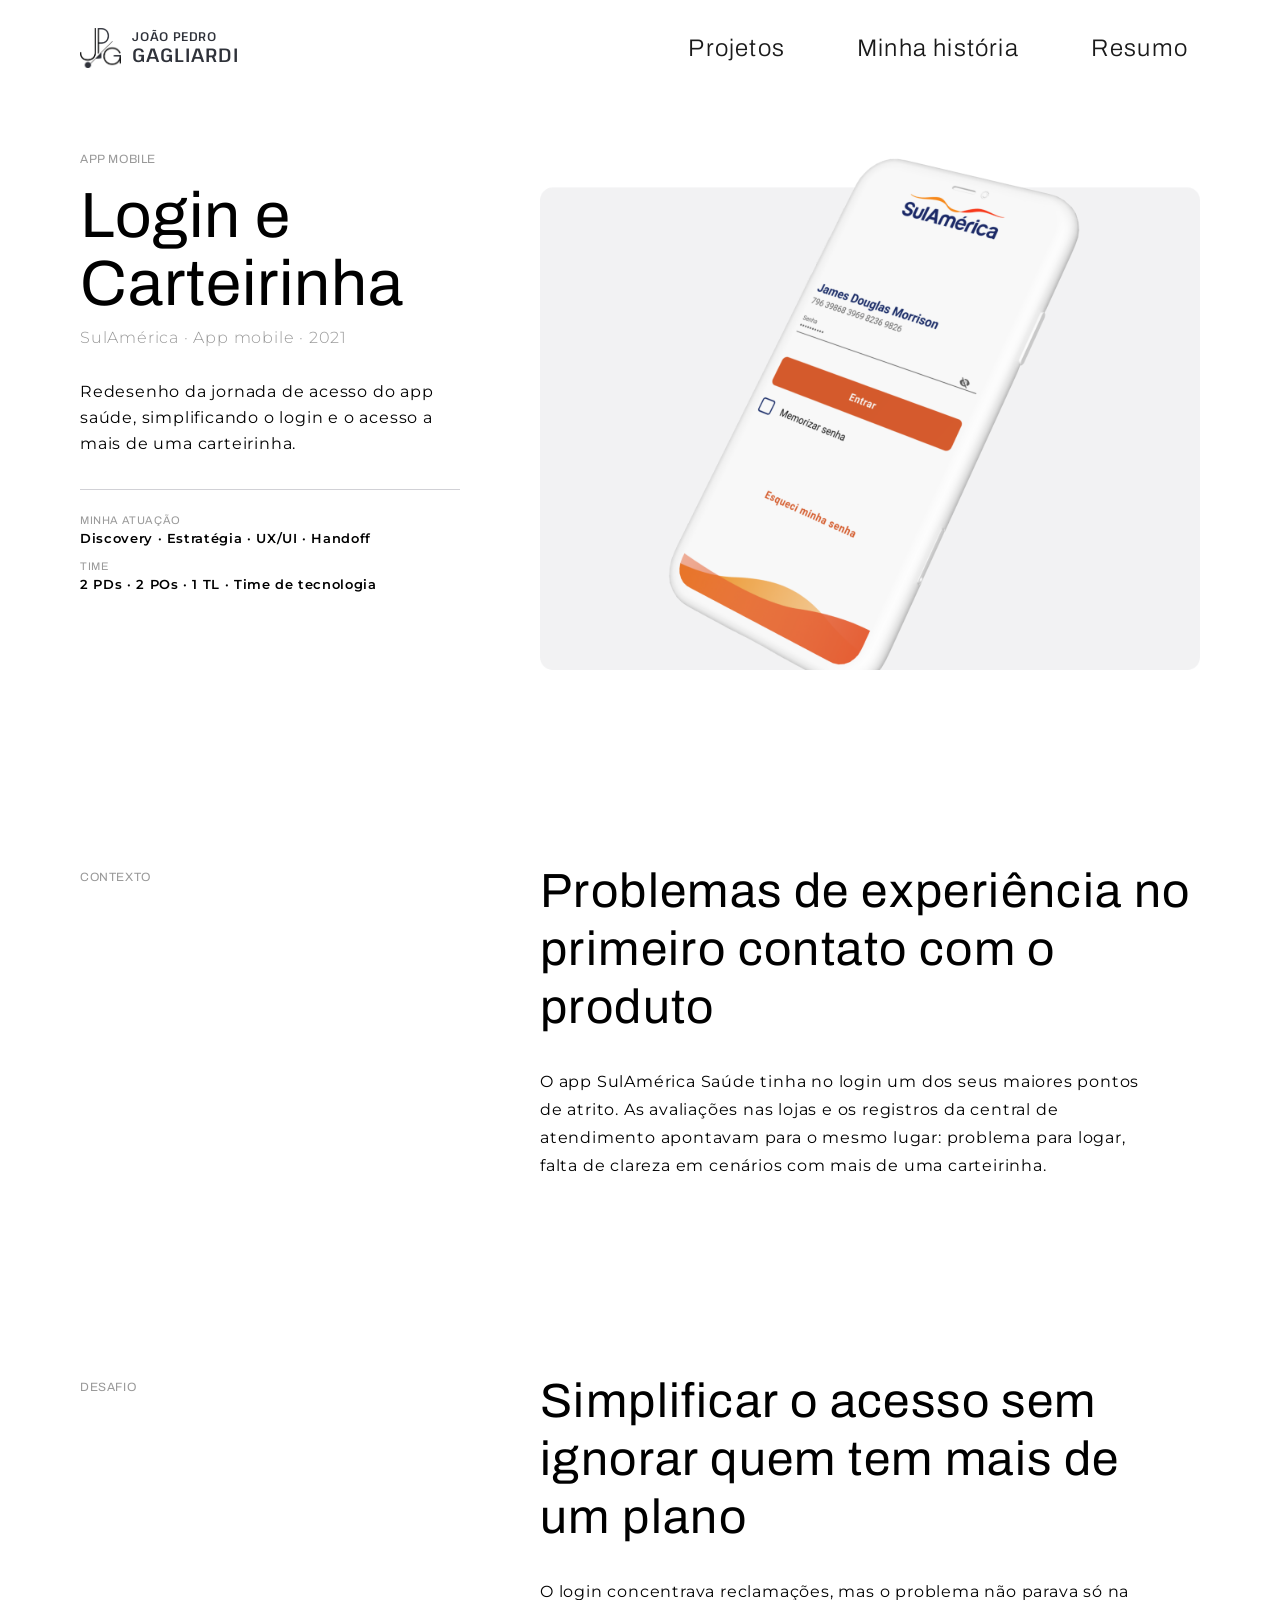
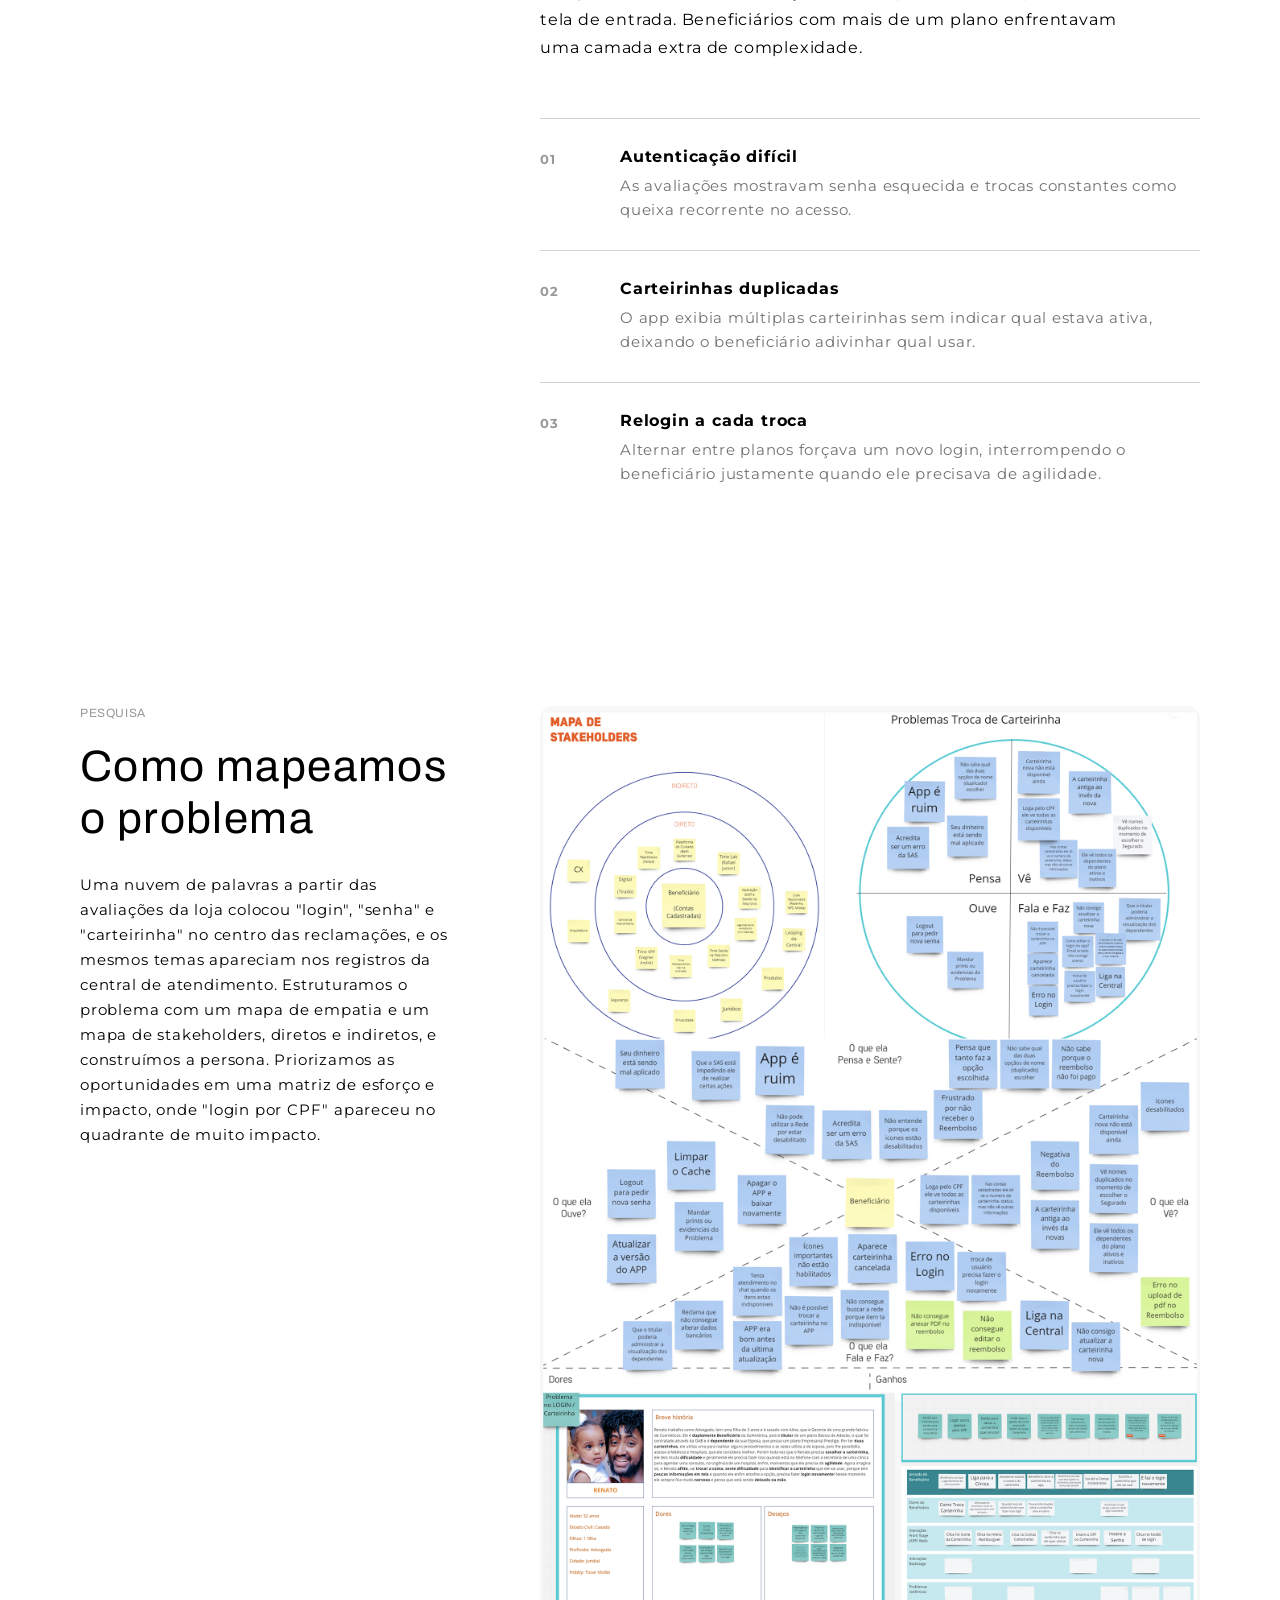
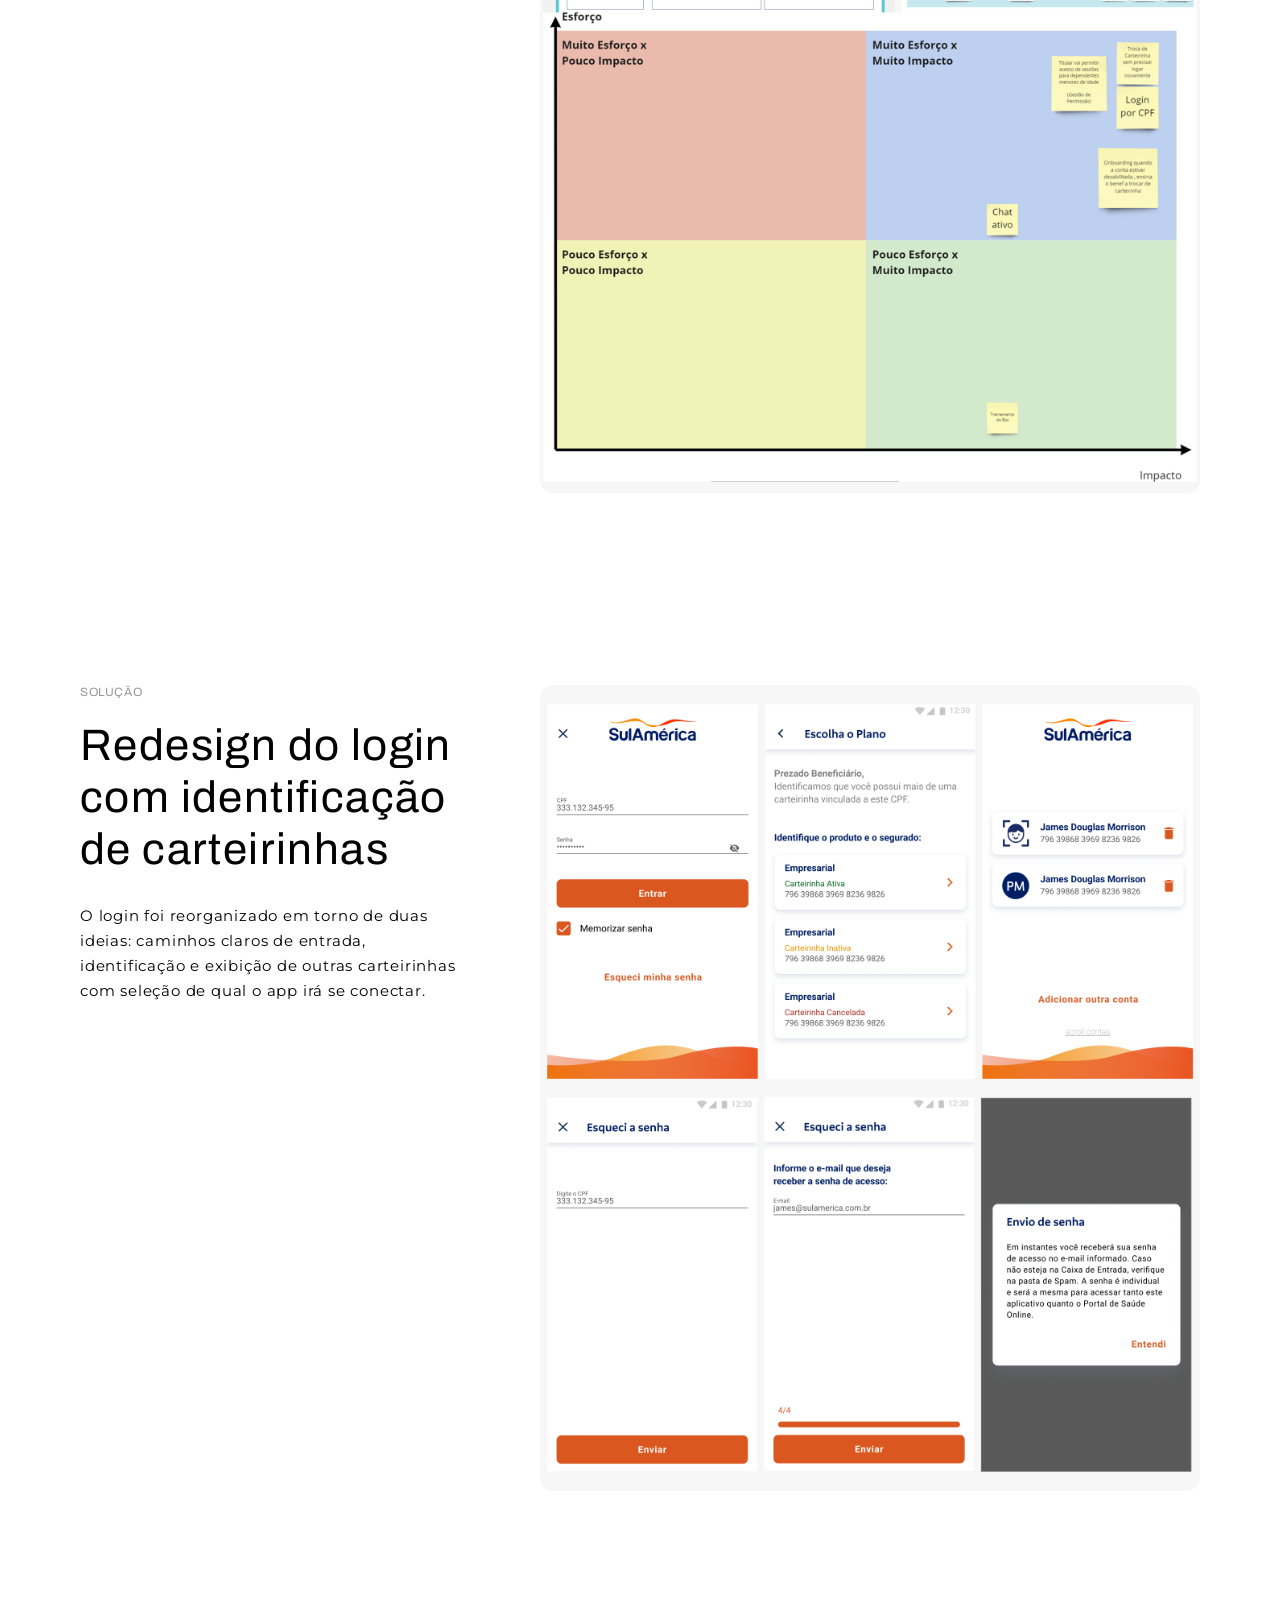
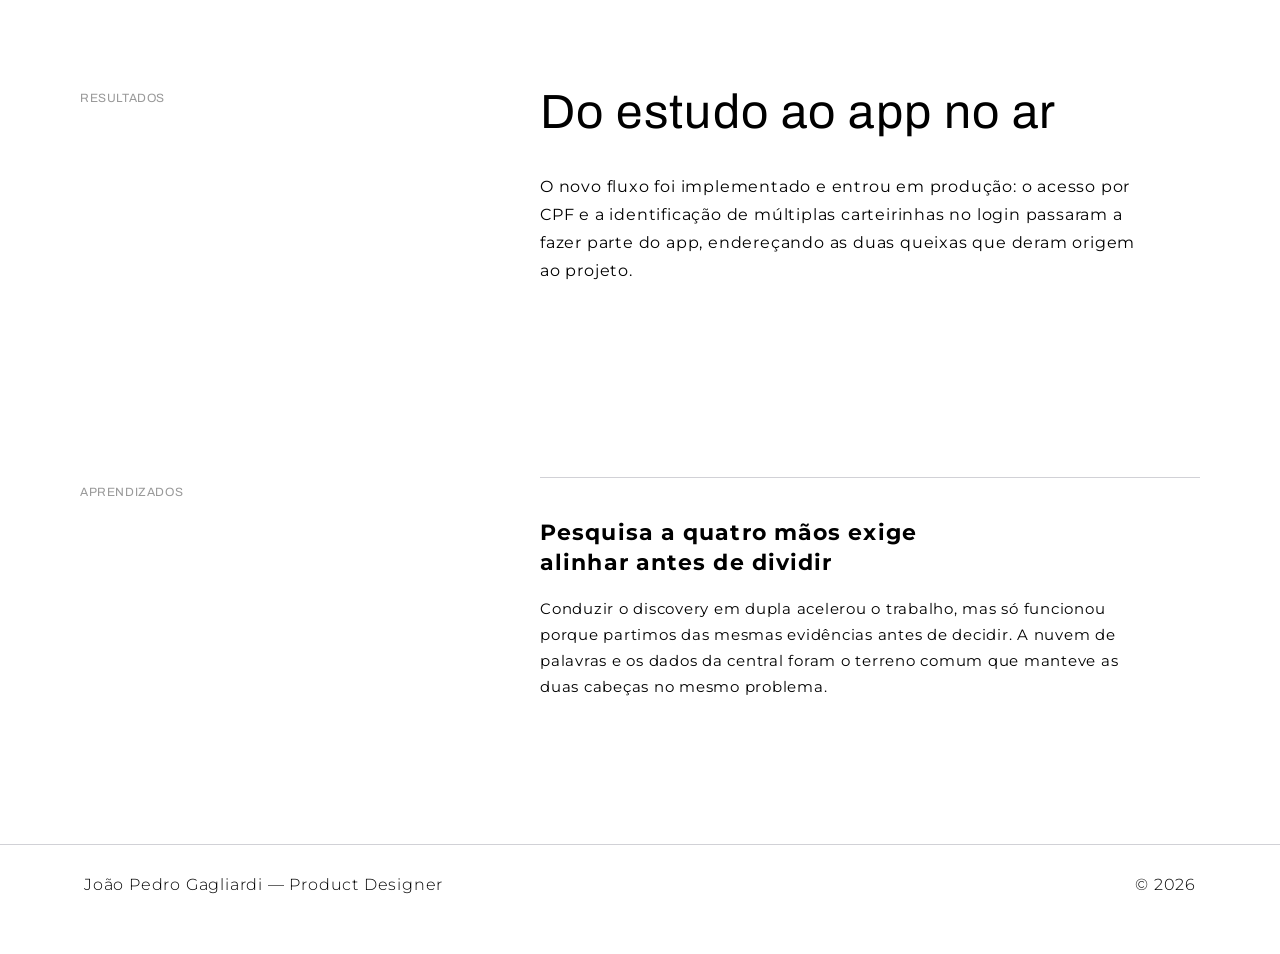
<file: DEV_FINAL/case-login.html>
<!DOCTYPE html>
<html lang="pt-BR">
<head>
  <meta charset="UTF-8" />
  <meta name="viewport" content="width=device-width, initial-scale=1.0" />
  <title>Login e Carteirinha — João Pedro Gagliardi</title>
  <meta name="description" content="Redesenho da jornada de acesso do app saúde, simplificando o login e o acesso a mais de uma carteirinha." />

  <link rel="preconnect" href="https://fonts.googleapis.com" />
  <link rel="preconnect" href="https://fonts.gstatic.com" crossorigin />
  <link href="https://fonts.googleapis.com/css2?family=Archivo:wght@300;400;700&family=Montserrat:wght@300;400;500;600;700&family=Pathway+Extreme:wght@600&family=Charmonman&display=swap" rel="stylesheet" />

  <link rel="stylesheet" href="css/styles.css" />
</head>
<body class="case-page">

  <header class="header">
    <div class="header__inner">
    <a class="logo" href="index.html" aria-label="Início">
      <img class="logo__mark" src="assets/img/logo-mark.png" alt="" />
      <span class="logo__text">
        <span class="logo__line logo__line--small">JOÃO PEDRO</span>
        <span class="logo__line logo__line--big">GAGLIARDI</span>
      </span>
    </a>

    <nav class="nav" aria-label="Navegação principal">
      <a class="nav__link" href="index.html#projetos">Projetos</a>
      <a class="nav__link" href="index.html#sobre">Minha história</a>
      <a class="nav__link" href="assets/cv.pdf" download>Resumo</a>
    </nav>
    </div>
  </header>

  <main>

    <!-- ============ HERO DO CASE ============ -->
    <section class="chero container">
      <div class="chero__info">
        <p class="eyebrow">APP MOBILE</p>
        <h1 class="chero__title">Login e<br />Carteirinha</h1>
        <p class="chero__meta">SulAmérica · App mobile · 2021</p>
        <p class="chero__desc">
          Redesenho da jornada de acesso do app saúde, simplificando o login e o
          acesso a mais de uma carteirinha.
        </p>
        <hr class="chero__sep" />
        <p class="chero__label">MINHA ATUAÇÃO</p>
        <p class="chero__value">Discovery · Estratégia · UX/UI · Handoff</p>
        <p class="chero__label">TIME</p>
        <p class="chero__value">2 PDs · 2 POs · 1 TL · Time de tecnologia</p>
      </div>

      <div class="chero__media">
        <img src="assets/img/case-login-hero.png" alt="Celular exibindo a tela de login do app SulAmérica" />
      </div>
    </section>


    <!-- ============ CONTEXTO ============ -->
    <section class="csection container">
      <p class="eyebrow csection__eyebrow">CONTEXTO</p>
      <div class="csection__content">
        <h2 class="csection__title">Problemas de experiência no primeiro contato com o produto</h2>
        <p class="csection__lead">
          O app SulAmérica Saúde tinha no login um dos seus maiores pontos de atrito.
          As avaliações nas lojas e os registros da central de atendimento apontavam
          para o mesmo lugar: problema para logar, falta de clareza em cenários com
          mais de uma carteirinha.
        </p>
      </div>
    </section>


    <!-- ============ DESAFIO ============ -->
    <section class="csection container">
      <p class="eyebrow csection__eyebrow">DESAFIO</p>
      <div class="csection__content">
        <h2 class="csection__title">Simplificar o acesso sem ignorar quem tem mais de um plano</h2>
        <p class="csection__lead">
          O login concentrava reclamações, mas o problema não parava
          só na tela de entrada. Beneficiários com mais de um plano
          enfrentavam uma camada extra de complexidade.
        </p>

        <ol class="challenges">
          <li class="challenge">
            <span class="challenge__num">01</span>
            <div>
              <h3 class="challenge__title">Autenticação difícil</h3>
              <p class="challenge__desc">
                As avaliações mostravam senha esquecida e trocas constantes como
                queixa recorrente no acesso.
              </p>
            </div>
          </li>
          <li class="challenge">
            <span class="challenge__num">02</span>
            <div>
              <h3 class="challenge__title">Carteirinhas duplicadas</h3>
              <p class="challenge__desc">
                O app exibia múltiplas carteirinhas sem indicar qual estava ativa,
                deixando o beneficiário adivinhar qual usar.
              </p>
            </div>
          </li>
          <li class="challenge">
            <span class="challenge__num">03</span>
            <div>
              <h3 class="challenge__title">Relogin a cada troca</h3>
              <p class="challenge__desc">
                Alternar entre planos forçava um novo login, interrompendo o
                beneficiário justamente quando ele precisava de agilidade.
              </p>
            </div>
          </li>
        </ol>
      </div>
    </section>


    <!-- ============ PESQUISA ============ -->
    <section class="csection csection--split container">
      <div class="csection__left">
        <p class="eyebrow">PESQUISA</p>
        <h2 class="csection__title">Como mapeamos o problema</h2>
        <p class="csection__lead">
          Uma nuvem de palavras a partir das avaliações da loja colocou "login",
          "senha" e "carteirinha" no centro das reclamações, e os mesmos temas
          apareciam nos registros da central de atendimento. Estruturamos o
          problema com um mapa de empatia e um mapa de stakeholders, diretos e
          indiretos, e construímos a persona. Priorizamos as oportunidades em uma
          matriz de esforço e impacto, onde "login por CPF" apareceu no quadrante
          de muito impacto.
        </p>

        <div class="quotes quotes--single">
          <blockquote class="quote-card">
            <p>"O aplicativo não reconhece a senha, preciso trocar todos os dias."</p>
            <cite>Beneficiária, resenha na loja</cite>
          </blockquote>
        </div>
      </div>

      <div class="csection__right">
        <figure class="shot shot--plain">
          <img src="assets/img/case-login-pesquisa.png" alt="Mapa de stakeholders, mapa de empatia, persona e matriz de esforço e impacto" />
        </figure>
      </div>
    </section>


    <!-- ============ SOLUÇÃO ============ -->
    <section class="csection csection--split container">
      <div class="csection__left">
        <p class="eyebrow">SOLUÇÃO</p>
        <h2 class="csection__title">Redesign do login com identificação de carteirinhas</h2>
        <p class="csection__lead">
          O login foi reorganizado em torno de duas ideias: caminhos claros de
          entrada, identificação e exibição de outras carteirinhas com seleção de
          qual o app irá se conectar.
        </p>
      </div>

      <div class="csection__right">
        <figure class="shot shot--plain">
          <img src="assets/img/case-login-solucao.png" alt="Telas do novo fluxo: login por CPF, escolha do plano, contas salvas e esqueci a senha" />
        </figure>
      </div>
    </section>


    <!-- ============ RESULTADOS ============ -->
    <section class="csection container">
      <p class="eyebrow csection__eyebrow">RESULTADOS</p>
      <div class="csection__content">
        <h2 class="csection__title">Do estudo ao app no ar</h2>
        <p class="csection__lead">
          O novo fluxo foi implementado e entrou em produção: o acesso por
          CPF e a identificação de múltiplas carteirinhas no login passaram a
          fazer parte do app, endereçando as duas queixas que deram origem
          ao projeto.
        </p>
      </div>
    </section>


    <!-- ============ APRENDIZADOS ============ -->
    <section class="csection container">
      <p class="eyebrow csection__eyebrow">APRENDIZADOS</p>
      <div class="csection__content">
        <article class="learning">
          <h3 class="learning__title">Pesquisa a quatro mãos exige<br />alinhar antes de dividir</h3>
          <p class="learning__desc">
            Conduzir o discovery em dupla acelerou o trabalho, mas só funcionou
            porque partimos das mesmas evidências antes de decidir. A nuvem de
            palavras e os dados da central foram o terreno comum que manteve as
            duas cabeças no mesmo problema.
          </p>
        </article>
      </div>
    </section>

    <hr class="divider container" />

  </main>

  <footer class="footer">
    <p>João Pedro Gagliardi — Product Designer</p>
    <p>© 2026</p>
  </footer>

  <script src="js/main.js"></script>
</body>
</html>
</file>
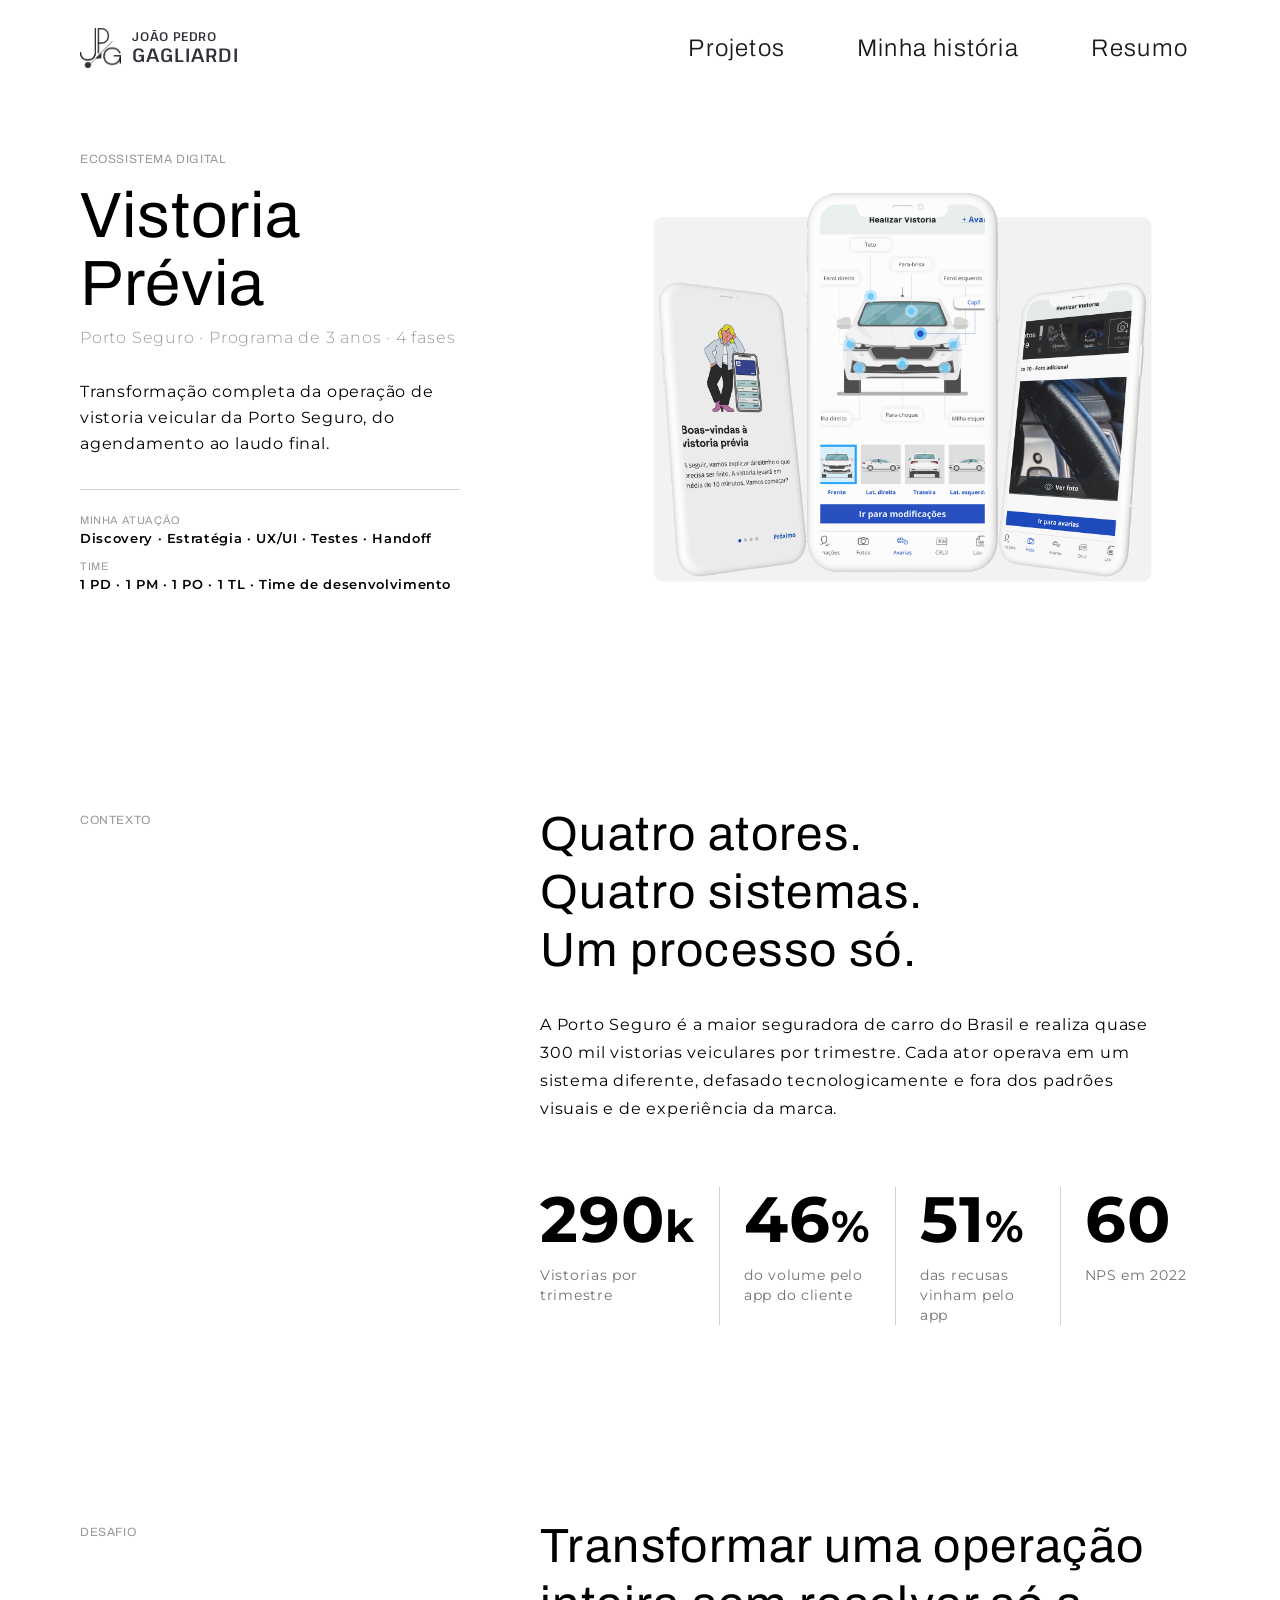
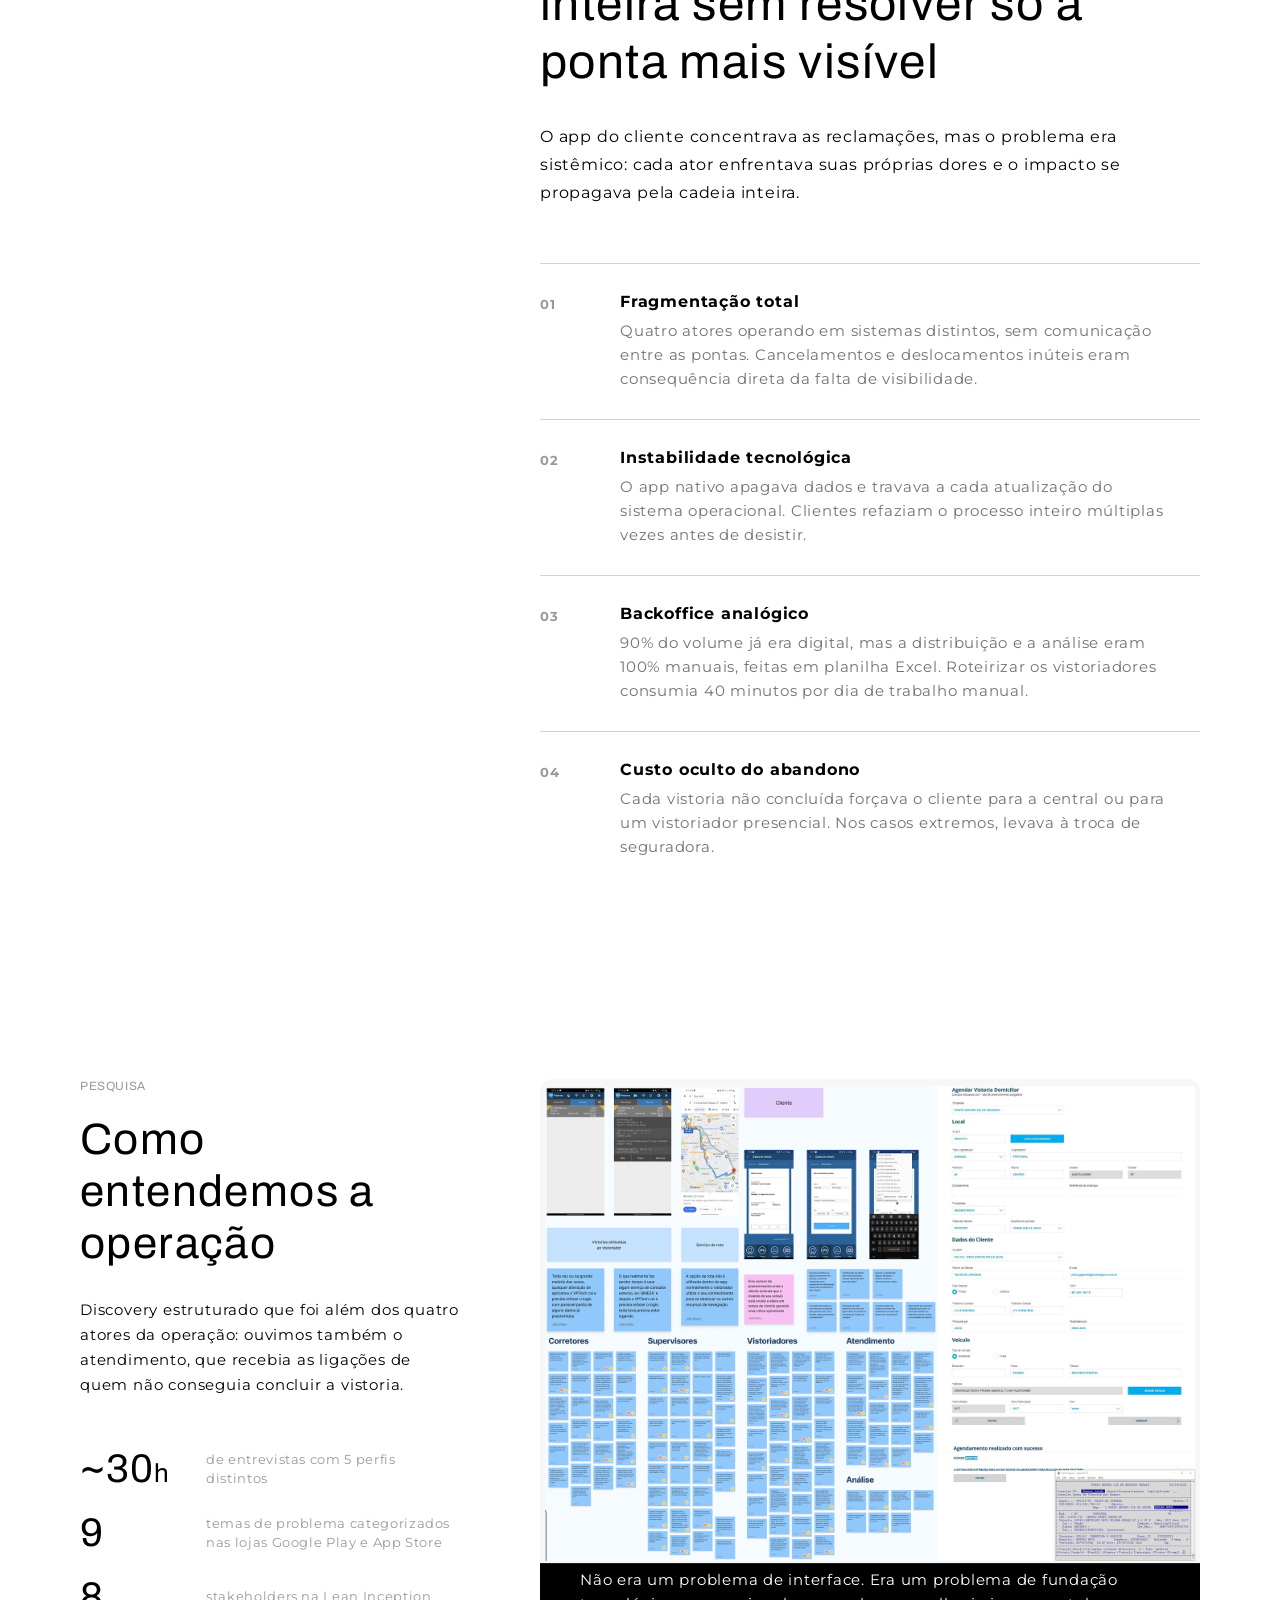
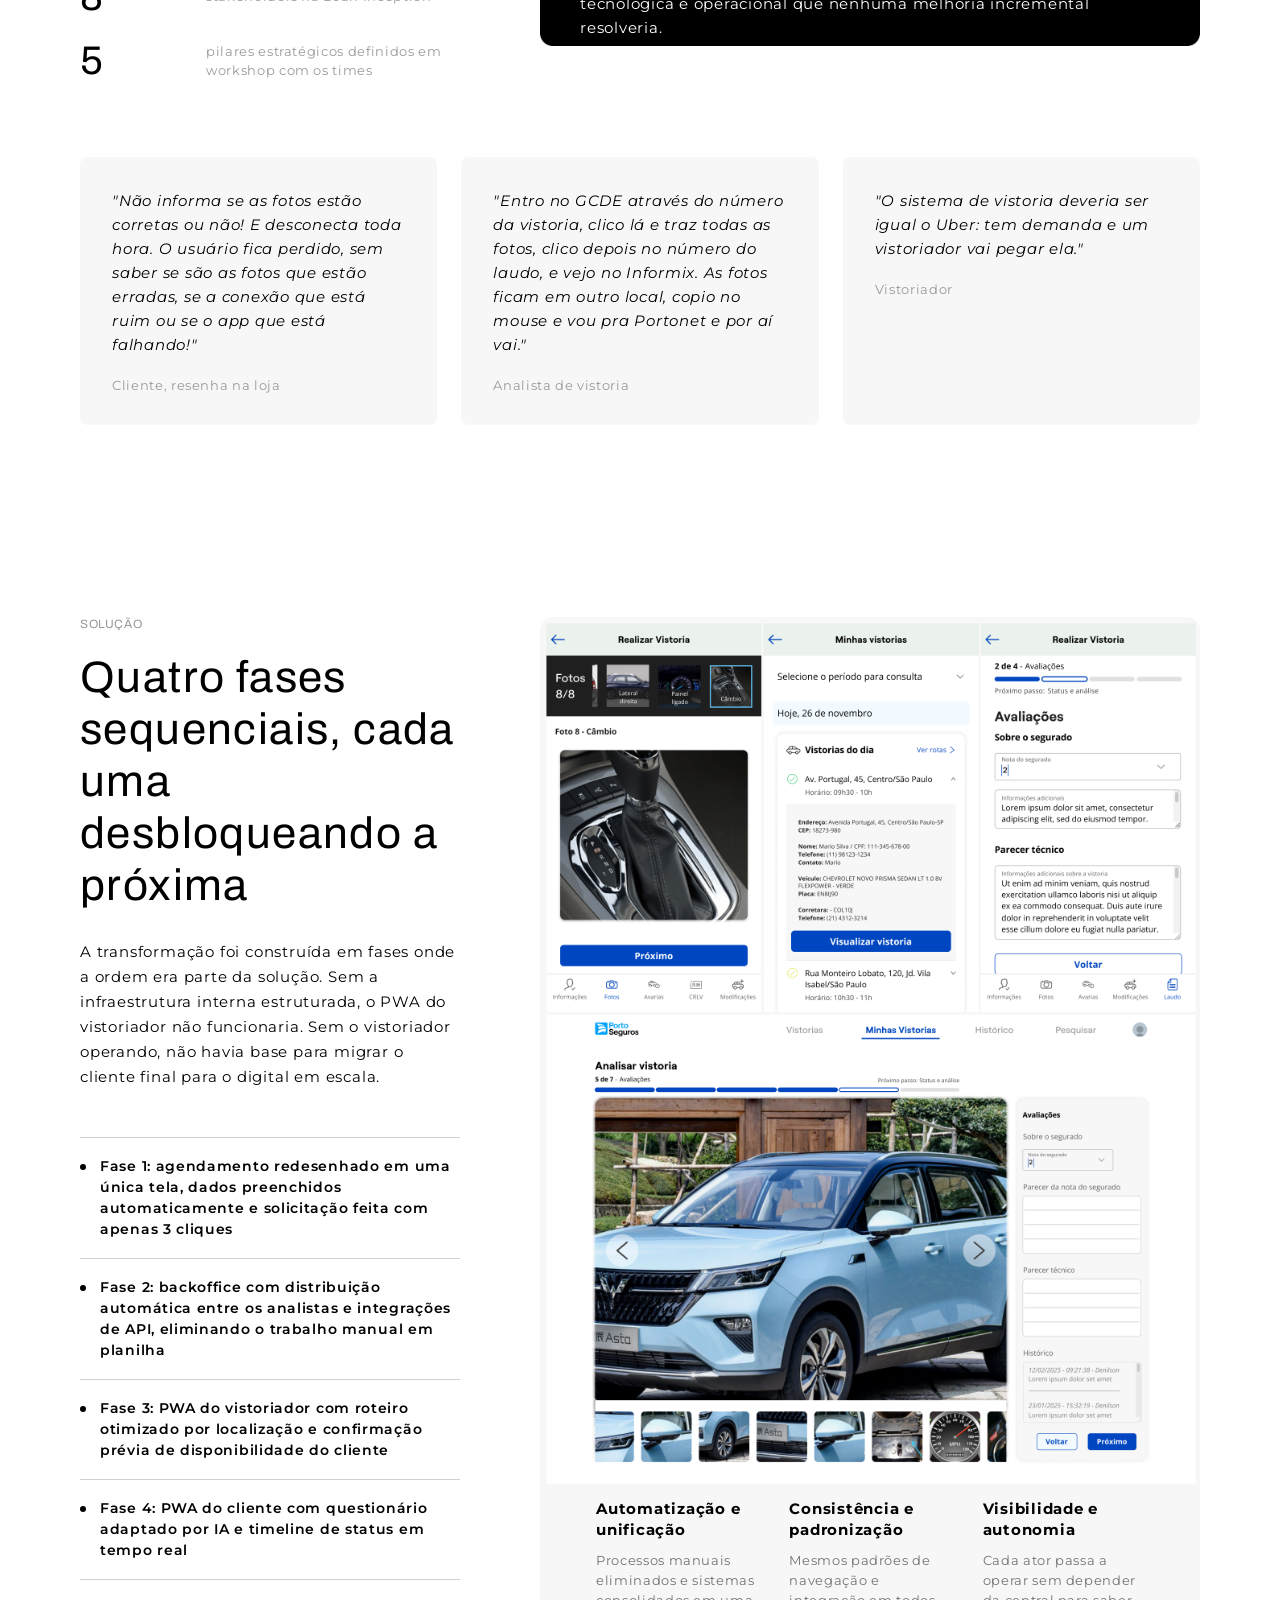
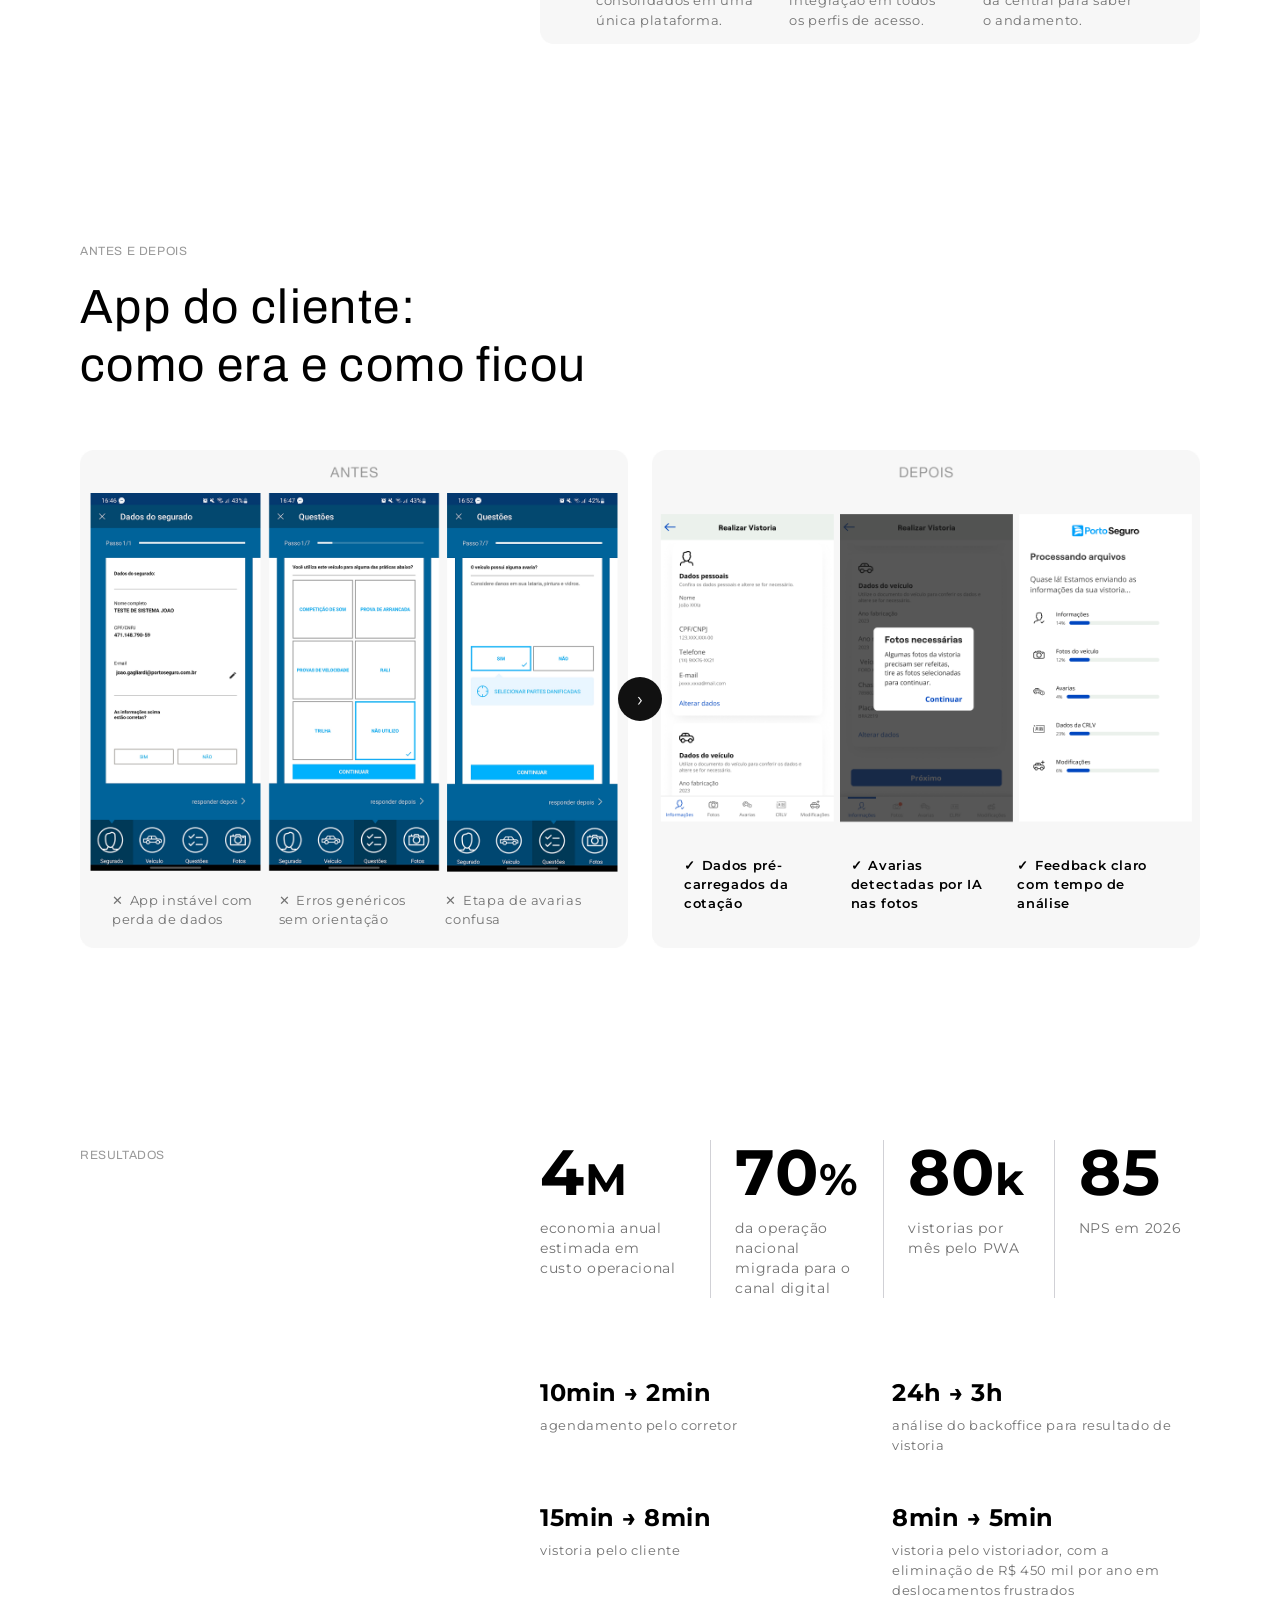
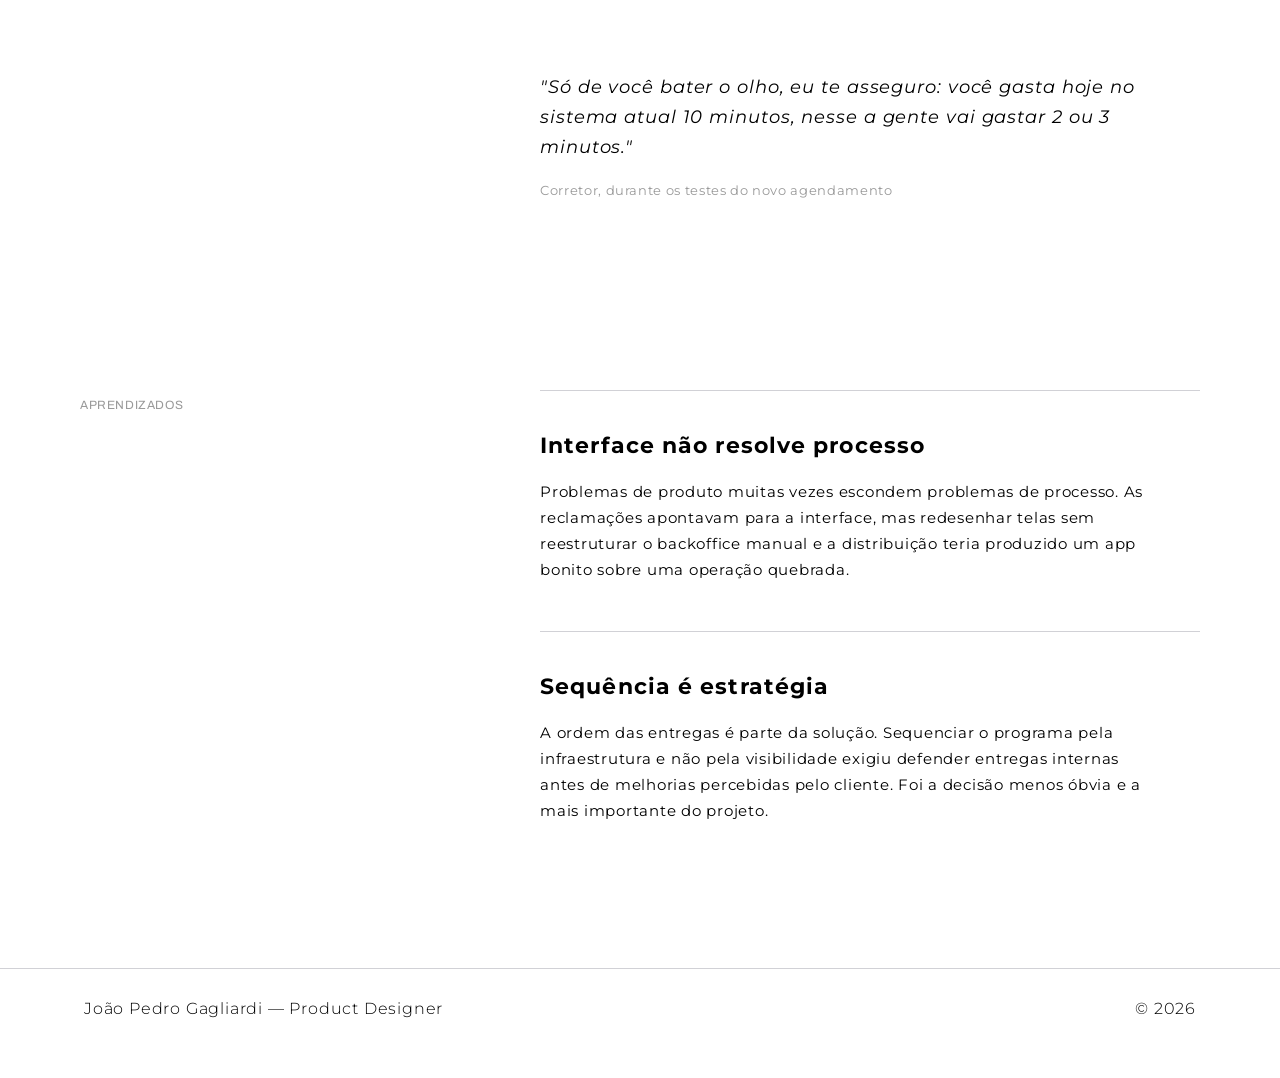
<file: DEV_FINAL/case-vistoria.html>
<!DOCTYPE html>
<html lang="pt-BR">
<head>
  <meta charset="UTF-8" />
  <meta name="viewport" content="width=device-width, initial-scale=1.0" />
  <title>Vistoria Prévia — João Pedro Gagliardi</title>
  <meta name="description" content="Transformação completa da operação de vistoria veicular da Porto Seguro, do agendamento ao laudo final." />

  <link rel="preconnect" href="https://fonts.googleapis.com" />
  <link rel="preconnect" href="https://fonts.gstatic.com" crossorigin />
  <link href="https://fonts.googleapis.com/css2?family=Archivo:wght@300;400;700&family=Montserrat:wght@300;400;500;600;700&family=Pathway+Extreme:wght@600&family=Charmonman&display=swap" rel="stylesheet" />

  <link rel="stylesheet" href="css/styles.css" />
</head>
<body class="case-page">

  <header class="header">
    <div class="header__inner">
    <a class="logo" href="index.html" aria-label="Início">
      <img class="logo__mark" src="assets/img/logo-mark.png" alt="" />
      <span class="logo__text">
        <span class="logo__line logo__line--small">JOÃO PEDRO</span>
        <span class="logo__line logo__line--big">GAGLIARDI</span>
      </span>
    </a>

    <nav class="nav" aria-label="Navegação principal">
      <a class="nav__link" href="index.html#projetos">Projetos</a>
      <a class="nav__link" href="index.html#sobre">Minha história</a>
      <a class="nav__link" href="assets/cv.pdf" download>Resumo</a>
    </nav>
    </div>
  </header>

  <main>

    <!-- ============ HERO DO CASE ============ -->
    <section class="chero container">
      <div class="chero__info">
        <p class="eyebrow">ECOSSISTEMA DIGITAL</p>
        <h1 class="chero__title">Vistoria<br />Prévia</h1>
        <p class="chero__meta">Porto Seguro · Programa de 3 anos · 4 fases</p>
        <p class="chero__desc">
          Transformação completa da operação de vistoria veicular da Porto Seguro,
          do agendamento ao laudo final.
        </p>
        <hr class="chero__sep" />
        <p class="chero__label">MINHA ATUAÇÃO</p>
        <p class="chero__value">Discovery · Estratégia · UX/UI · Testes · Handoff</p>
        <p class="chero__label">TIME</p>
        <p class="chero__value">1 PD · 1 PM · 1 PO · 1 TL · Time de desenvolvimento</p>
      </div>

      <div class="chero__media">
        <img src="assets/img/case-vistoria-hero.png" alt="Três celulares exibindo o app de Vistoria Prévia" />
      </div>
    </section>


    <!-- ============ CONTEXTO ============ -->
    <section class="csection container">
      <p class="eyebrow csection__eyebrow">CONTEXTO</p>
      <div class="csection__content">
        <h2 class="csection__title">Quatro atores.<br />Quatro sistemas.<br />Um processo só.</h2>
        <p class="csection__lead">
          A Porto Seguro é a maior seguradora de carro do Brasil e realiza
          quase 300 mil vistorias veiculares por trimestre. Cada ator
          operava em um sistema diferente, defasado tecnologicamente
          e fora dos padrões visuais e de experiência da marca.
        </p>

        <div class="stats-row">
          <div class="stat">
            <p class="stat__number">290<small>k</small></p>
            <p class="stat__label">Vistorias por trimestre</p>
          </div>
          <div class="stat">
            <p class="stat__number">46<small>%</small></p>
            <p class="stat__label">do volume pelo app do cliente</p>
          </div>
          <div class="stat">
            <p class="stat__number">51<small>%</small></p>
            <p class="stat__label">das recusas vinham pelo app</p>
          </div>
          <div class="stat">
            <p class="stat__number">60</p>
            <p class="stat__label">NPS em 2022</p>
          </div>
        </div>
      </div>
    </section>


    <!-- ============ DESAFIO ============ -->
    <section class="csection container">
      <p class="eyebrow csection__eyebrow">DESAFIO</p>
      <div class="csection__content">
        <h2 class="csection__title">Transformar uma operação inteira sem resolver só a ponta mais visível</h2>
        <p class="csection__lead">
          O app do cliente concentrava as reclamações, mas o problema era
          sistêmico: cada ator enfrentava suas próprias dores e o impacto se
          propagava pela cadeia inteira.
        </p>

        <ol class="challenges">
          <li class="challenge">
            <span class="challenge__num">01</span>
            <div>
              <h3 class="challenge__title">Fragmentação total</h3>
              <p class="challenge__desc">
                Quatro atores operando em sistemas distintos, sem comunicação entre
                as pontas. Cancelamentos e deslocamentos inúteis eram consequência
                direta da falta de visibilidade.
              </p>
            </div>
          </li>
          <li class="challenge">
            <span class="challenge__num">02</span>
            <div>
              <h3 class="challenge__title">Instabilidade tecnológica</h3>
              <p class="challenge__desc">
                O app nativo apagava dados e travava a cada atualização do sistema
                operacional. Clientes refaziam o processo inteiro múltiplas vezes
                antes de desistir.
              </p>
            </div>
          </li>
          <li class="challenge">
            <span class="challenge__num">03</span>
            <div>
              <h3 class="challenge__title">Backoffice analógico</h3>
              <p class="challenge__desc">
                90% do volume já era digital, mas a distribuição e a análise eram
                100% manuais, feitas em planilha Excel. Roteirizar os vistoriadores
                consumia 40 minutos por dia de trabalho manual.
              </p>
            </div>
          </li>
          <li class="challenge">
            <span class="challenge__num">04</span>
            <div>
              <h3 class="challenge__title">Custo oculto do abandono</h3>
              <p class="challenge__desc">
                Cada vistoria não concluída forçava o cliente para a central ou
                para um vistoriador presencial. Nos casos extremos, levava à
                troca de seguradora.
              </p>
            </div>
          </li>
        </ol>
      </div>
    </section>


    <!-- ============ PESQUISA ============ -->
    <section class="csection csection--split container">
      <div class="csection__left">
        <p class="eyebrow">PESQUISA</p>
        <h2 class="csection__title">Como entendemos a operação</h2>
        <p class="csection__lead">
          Discovery estruturado que foi além dos quatro atores da operação:
          ouvimos também o atendimento, que recebia as ligações de quem não
          conseguia concluir a vistoria.
        </p>

        <ul class="mini-stats">
          <li class="mini-stat">
            <span class="mini-stat__number">~30<small>h</small></span>
            <span class="mini-stat__label">de entrevistas com 5 perfis distintos</span>
          </li>
          <li class="mini-stat">
            <span class="mini-stat__number">9</span>
            <span class="mini-stat__label">temas de problema categorizados nas lojas Google Play e App Store</span>
          </li>
          <li class="mini-stat">
            <span class="mini-stat__number">8</span>
            <span class="mini-stat__label">stakeholders na Lean Inception</span>
          </li>
          <li class="mini-stat">
            <span class="mini-stat__number">5</span>
            <span class="mini-stat__label">pilares estratégicos definidos em workshop com os times</span>
          </li>
        </ul>
      </div>

      <div class="csection__right">
        <figure class="shot">
          <img src="assets/img/case-vistoria-pesquisa.png" alt="Mapeamento do discovery: fluxos, telas e murais de pesquisa por perfil" />
          <figcaption class="shot__caption">
            Não era um problema de interface. Era um problema de fundação
            tecnológica e operacional que nenhuma melhoria incremental resolveria.
          </figcaption>
        </figure>
      </div>

      <div class="quotes">
        <blockquote class="quote-card">
          <p>"Não informa se as fotos estão corretas ou não! E desconecta toda hora. O usuário fica perdido, sem saber se são as fotos que estão erradas, se a conexão que está ruim ou se o app que está falhando!"</p>
          <cite>Cliente, resenha na loja</cite>
        </blockquote>
        <blockquote class="quote-card">
          <p>"Entro no GCDE através do número da vistoria, clico lá e traz todas as fotos, clico depois no número do laudo, e vejo no Informix. As fotos ficam em outro local, copio no mouse e vou pra Portonet e por aí vai."</p>
          <cite>Analista de vistoria</cite>
        </blockquote>
        <blockquote class="quote-card">
          <p>"O sistema de vistoria deveria ser igual o Uber: tem demanda e um vistoriador vai pegar ela."</p>
          <cite>Vistoriador</cite>
        </blockquote>
      </div>
    </section>


    <!-- ============ SOLUÇÃO ============ -->
    <section class="csection csection--split container">
      <div class="csection__left">
        <p class="eyebrow">SOLUÇÃO</p>
        <h2 class="csection__title">Quatro fases sequenciais, cada uma desbloqueando a próxima</h2>
        <p class="csection__lead">
          A transformação foi construída em fases onde a ordem era parte da
          solução. Sem a infraestrutura interna estruturada, o PWA do vistoriador
          não funcionaria. Sem o vistoriador operando, não havia base para migrar
          o cliente final para o digital em escala.
        </p>

        <ul class="checklist">
          <li>Fase 1: agendamento redesenhado em uma única tela, dados preenchidos automaticamente e solicitação feita com apenas 3 cliques</li>
          <li>Fase 2: backoffice com distribuição automática entre os analistas e integrações de API, eliminando o trabalho manual em planilha</li>
          <li>Fase 3: PWA do vistoriador com roteiro otimizado por localização e confirmação prévia de disponibilidade do cliente</li>
          <li>Fase 4: PWA do cliente com questionário adaptado por IA e timeline de status em tempo real</li>
        </ul>
      </div>

      <div class="csection__right">
        <figure class="shot shot--plain">
          <img src="assets/img/case-vistoria-solucao.png" alt="Telas do PWA do vistoriador e da plataforma de análise de vistoria" />
          <div class="pillars">
            <div class="pillar">
              <h3 class="pillar__title">Automatização e unificação</h3>
              <p class="pillar__desc">Processos manuais eliminados e sistemas consolidados em uma única plataforma.</p>
            </div>
            <div class="pillar">
              <h3 class="pillar__title">Consistência e padronização</h3>
              <p class="pillar__desc">Mesmos padrões de navegação e integração em todos os perfis de acesso.</p>
            </div>
            <div class="pillar">
              <h3 class="pillar__title">Visibilidade e autonomia</h3>
              <p class="pillar__desc">Cada ator passa a operar sem depender da central para saber o andamento.</p>
            </div>
          </div>
        </figure>
      </div>
    </section>


    <!-- ============ ANTES E DEPOIS ============ -->
    <section class="csection csection--compare container">
      <p class="eyebrow csection__eyebrow">ANTES E DEPOIS</p>
      <div class="csection__content">
        <h2 class="compare__title">App do cliente:<br />como era e como ficou</h2>

        <div class="compare">
          <div class="compare__col">
            <img src="assets/img/case-vistoria-antes.png" alt="ANTES: app antigo de vistoria com telas azuis" />
            <div class="compare__notes" style="--notes-h: 15.3%">
              <p class="compare__note"><span class="mark">✕</span>App instável com perda de dados</p>
              <p class="compare__note"><span class="mark">✕</span>Erros genéricos sem orientação</p>
              <p class="compare__note"><span class="mark">✕</span>Etapa de avarias confusa</p>
            </div>
          </div>

          <span class="compare__arrow" aria-hidden="true">›</span>

          <div class="compare__col">
            <img src="assets/img/case-vistoria-depois.png" alt="DEPOIS: novo app de vistoria com dados pré-carregados e feedback claro" />
            <div class="compare__notes" style="--notes-h: 25.3%">
              <p class="compare__note compare__note--ok"><span class="mark">✓</span>Dados pré-carregados da cotação</p>
              <p class="compare__note compare__note--ok"><span class="mark">✓</span>Avarias detectadas por IA nas fotos</p>
              <p class="compare__note compare__note--ok"><span class="mark">✓</span>Feedback claro com tempo de análise</p>
            </div>
          </div>
        </div>
      </div>
    </section>


    <!-- ============ RESULTADOS ============ -->
    <section class="csection container">
      <p class="eyebrow csection__eyebrow">RESULTADOS</p>
      <div class="csection__content">
        <div class="stats-row" style="margin-top: 0;">
          <div class="stat">
            <p class="stat__number">4<small>M</small></p>
            <p class="stat__label">economia anual estimada em custo operacional</p>
          </div>
          <div class="stat">
            <p class="stat__number">70<small>%</small></p>
            <p class="stat__label">da operação nacional migrada para o canal digital</p>
          </div>
          <div class="stat">
            <p class="stat__number">80<small>k</small></p>
            <p class="stat__label">vistorias por mês pelo PWA</p>
          </div>
          <div class="stat">
            <p class="stat__number">85</p>
            <p class="stat__label">NPS em 2026</p>
          </div>
        </div>

        <div class="times">
          <div class="time">
            <p class="time__value">10min → 2min</p>
            <p class="time__label">agendamento pelo corretor</p>
          </div>
          <div class="time">
            <p class="time__value">24h → 3h</p>
            <p class="time__label">análise do backoffice para resultado de vistoria</p>
          </div>
          <div class="time">
            <p class="time__value">15min → 8min</p>
            <p class="time__label">vistoria pelo cliente</p>
          </div>
          <div class="time">
            <p class="time__value">8min → 5min</p>
            <p class="time__label">vistoria pelo vistoriador, com a eliminação de R$ 450 mil por ano em deslocamentos frustrados</p>
          </div>
        </div>

        <blockquote class="result-quote">
          <p>"Só de você bater o olho, eu te asseguro: você gasta hoje no sistema atual 10 minutos, nesse a gente vai gastar 2 ou 3 minutos."</p>
          <cite>Corretor, durante os testes do novo agendamento</cite>
        </blockquote>
      </div>
    </section>


    <!-- ============ APRENDIZADOS ============ -->
    <section class="csection container">
      <p class="eyebrow csection__eyebrow">APRENDIZADOS</p>
      <div class="csection__content">
        <article class="learning">
          <h3 class="learning__title">Interface não resolve processo</h3>
          <p class="learning__desc">
            Problemas de produto muitas vezes escondem problemas de processo.
            As reclamações apontavam para a interface, mas redesenhar telas sem
            reestruturar o backoffice manual e a distribuição teria produzido um
            app bonito sobre uma operação quebrada.
          </p>
        </article>

        <article class="learning">
          <h3 class="learning__title">Sequência é estratégia</h3>
          <p class="learning__desc">
            A ordem das entregas é parte da solução. Sequenciar o programa pela
            infraestrutura e não pela visibilidade exigiu defender entregas internas
            antes de melhorias percebidas pelo cliente. Foi a decisão menos óbvia e a
            mais importante do projeto.
          </p>
        </article>
      </div>
    </section>

    <hr class="divider container" />

  </main>

  <footer class="footer">
    <p>João Pedro Gagliardi — Product Designer</p>
    <p>© 2026</p>
  </footer>

  <script src="js/main.js"></script>
</body>
</html>
</file>
<file: DEV_FINAL/css/styles.css>
/* ==========================================================================
   Portfólio — João Pedro Gagliardi
   Base 1440px, conteúdo 1248px, margens 96px (fiel aos PDFs de referência)
   Fontes: Alte Haas Grotesk ausente → substituída por Archivo (Google Fonts)
   ========================================================================== */

:root {
  /* Cores */
  --indigo: #6155f5;
  --indigo-vibrant: #5c50e6;
  --ink: #000000;
  --ink-soft: #1a1a1a;
  --secondary: #727272;
  --eyebrow: #999999;
  --line: #d1d1d6;
  --card: #f7f7f7;
  --bg: #ffffff;

  /* Tipografia */
  --font-display: 'Archivo', 'Helvetica Neue', Helvetica, Arial, sans-serif;
  --font-body: 'Montserrat', 'Helvetica Neue', Arial, sans-serif;
  --font-logo: 'Pathway Extreme', 'Montserrat', sans-serif;
  --font-hand: 'Charmonman', cursive;

  /* Layout */
  --container: 1248px;
  --gutter: 96px;
  --header-h: 96px;
  --rail: 348px;        /* trilho esquerdo das páginas de case */
  --rail-gap: 96px;
}

/* Grid específico das páginas de case:
   margens 80 · coluna esquerda 380 · gap 80 · coluna direita 820 (page 1440) */
body.case-page {
  --gutter: 80px;
  --container: 1280px;
  --rail: 380px;
  --rail-gap: 80px;
}

/* ---------- Reset ---------- */
*, *::before, *::after { box-sizing: border-box; }

body {
  margin: 0;
  font-family: var(--font-body);
  color: var(--ink);
  background: var(--bg);
  -webkit-font-smoothing: antialiased;
}

img { display: block; max-width: 100%; height: auto; }
h1, h2, h3, p, ul, ol, blockquote, figure { margin: 0; }
ul, ol { padding: 0; list-style: none; }
a { color: inherit; text-decoration: none; }

.container {
  width: 100%;
  max-width: calc(var(--container) + 2 * var(--gutter));
  margin-inline: auto;
  padding-inline: var(--gutter);
}

.divider {
  border: 0;
  border-top: 1px solid var(--line);
  margin: 0 auto;
  width: 100%;
}
.divider.container { max-width: var(--container); padding-inline: 0; }

.eyebrow {
  font-family: var(--font-display);
  font-weight: 400;
  font-size: 12px;
  letter-spacing: 0.6px;
  color: var(--eyebrow);
  text-transform: uppercase;
}

.accent { color: var(--indigo); }
.accent-vibrant { color: var(--indigo-vibrant); }

html { scroll-behavior: smooth; }
:focus-visible { outline: 3px solid var(--indigo); outline-offset: 3px; }

/* ==========================================================================
   Header
   ========================================================================== */
.header {
  position: sticky;
  top: 0;
  z-index: 50;
  background: var(--bg);
  transition: box-shadow 0.25s ease;
}
.header__inner {
  display: flex;
  align-items: center;
  justify-content: space-between;
  height: var(--header-h);
  max-width: calc(var(--container) + 2 * var(--gutter));
  margin-inline: auto;
  padding-inline: var(--gutter);
}
.header.is-scrolled { box-shadow: 0 1px 0 var(--line); }

.logo { display: flex; align-items: center; gap: 11px; }
.logo__mark { height: 40px; width: auto; }
.logo__text {
  display: flex;
  flex-direction: column;
  font-family: var(--font-logo);
  font-weight: 600;
  color: #2f323a;
  line-height: 1.12;
}
.logo__line--small { font-size: 12.5px; letter-spacing: 0.63px; }
.logo__line--big { font-size: 19.25px; letter-spacing: 0.96px; }

.nav { display: flex; align-items: center; gap: 48px; }
.nav__link {
  padding: 12px;
  font-family: var(--font-display);
  font-weight: 300;
  font-size: 24px;
  letter-spacing: 1.2px;
  color: var(--ink-soft);
  transition: color 0.2s ease;
}
.nav__link:hover { color: var(--indigo); }

/* ==========================================================================
   Botões
   ========================================================================== */
.btn {
  display: inline-flex;
  align-items: center;
  justify-content: center;
  padding: 16px;
  border-radius: 24px;
  font-family: var(--font-display);
  font-weight: 700;
  font-size: 24px;
  letter-spacing: 1.2px;
  white-space: nowrap;
  transition: transform 0.15s ease, box-shadow 0.2s ease,
              background-color 0.2s ease, border-color 0.2s ease;
}
.btn--primary { background: var(--indigo); color: #ffffff; }
.btn--primary:hover {
  background: var(--indigo-vibrant);
  transform: translateY(-2px);
  box-shadow: 0 8px 20px rgba(97, 85, 245, 0.35);
}
.btn--outline {
  border: 1px solid var(--line);
  color: var(--ink);
  background: transparent;
}
.btn--outline:hover { border-color: var(--ink); transform: translateY(-2px); }

/* ==========================================================================
   HOME — Hero
   ========================================================================== */
.hero { padding-top: 56px; }

.hero__title {
  display: flex;
  flex-direction: column;
  font-family: var(--font-display);
  font-size: 69.87px;
  line-height: 86px;
  letter-spacing: 3.49px;
  font-weight: 400;
}
.hero__title-strong { font-weight: 700; color: var(--ink); max-width: 640px; }
.hero__title-soft { color: var(--secondary); max-width: 790px; }
.hero__dot {
  display: inline-block;
  width: 18px;
  height: 18px;
  margin-left: 11px;
  background: var(--indigo);
}

.hero__subtitle {
  margin-top: 48px;
  max-width: 664px;
  font-weight: 300;
  font-size: 24px;
  letter-spacing: 1.2px;
  line-height: normal;
}
.hero__subtitle strong { font-weight: 500; }

.hero__actions { display: flex; gap: 48px; margin-top: 88px; padding-bottom: 80px; }

/* ==========================================================================
   HOME — Sobre mim
   ========================================================================== */
.sobre {
  display: grid;
  grid-template-columns: 528px 1fr; /* texto 528 · gap 72 · imagem 648 (na page de 1440) */
  gap: 72px;
  padding-block: 80px;
  align-items: start;
}

.sobre__title {
  margin-top: 26px;
  max-width: 586px;
  font-family: var(--font-display);
  font-weight: 400;
  font-size: 56px;
  line-height: 64px;
  letter-spacing: 2.8px;
}

.sobre__text {
  margin-top: 32px;
  max-width: 607px;
  font-weight: 300;
  font-size: 24px;
  line-height: 40px;
  letter-spacing: 1.2px;
}

.sobre__quote {
  margin-top: 32px;
  max-width: 587px;
  padding-left: 22px;
  border-left: 2px solid var(--ink);
  font-family: var(--font-display);
  font-weight: 400;
  font-size: 24px;
  line-height: 40px;
  letter-spacing: 1.2px;
}

.sobre__media {
  background: var(--card);
  border-radius: 17px;
  min-height: 733px;
  display: flex;
  align-items: center;
  justify-content: center;
  padding: 40px;
}
.sobre__polaroid {
  width: 100%;
  max-width: 580px;
}

/* ==========================================================================
   HOME — Trajetória
   ========================================================================== */
.trajetoria { padding-block: 80px; }

.stats {
  display: grid;
  grid-template-columns: repeat(4, 1fr);
  gap: 24px;
  margin-top: 38px;
}
.stat__number {
  font-family: var(--font-body);
  font-weight: 700;
  font-size: 56px;
  letter-spacing: 2.8px;
  line-height: normal;
}
.stat__label {
  margin-top: 8px;
  font-weight: 300;
  font-size: 16px;
  letter-spacing: 0.8px;
  max-width: 250px;
}

/* ==========================================================================
   HOME — Especialidades
   ========================================================================== */
.especialidades { padding-block: 80px; }

.skills {
  display: grid;
  grid-template-columns: repeat(3, 370px);
  justify-content: space-between;
  margin-top: 46px;
}
.skill { border-top: 1px solid var(--line); padding: 24px 0 33px; }
.skill__number {
  display: block;
  font-weight: 700;
  font-size: 14px;
  letter-spacing: 0.7px;
  color: var(--indigo-vibrant);
}
.skill__name {
  display: block;
  margin-top: 7px;
  font-weight: 600;
  font-size: 24px;
  letter-spacing: 1.2px;
}

/* ==========================================================================
   HOME — Projetos
   ========================================================================== */
.projetos { padding-top: 80px; }
.projetos > .eyebrow { margin-bottom: 0; }

.case {
  display: grid;
  align-items: center;
  gap: 72px;
  padding-block: 80px;
}
/* imagem 648 · gap 72 · texto 528 (na page de 1440); a coluna da imagem
   flexiona em telas menores, o texto mantém a largura definida */
.case--media-left { grid-template-columns: minmax(0, 1fr) 528px; }
.case--media-right { grid-template-columns: 528px minmax(0, 1fr); }
.case--media-right .case__content { order: 0; }
.case--media-right .case__media { order: 1; }

.case__content { max-width: 528px; width: 100%; }

.case__label {
  font-weight: 700;
  font-size: 18px;
  letter-spacing: 0.9px;
  color: var(--indigo);
}
.case__title {
  margin-top: 30px;
  font-weight: 700;
  font-size: 32px;
  letter-spacing: 1.6px;
  line-height: normal;
}
.case__meta {
  margin-top: 4px;
  font-weight: 300;
  font-size: 20px;
  letter-spacing: 1.6px;
}
.case__desc {
  margin-top: 54px;
  font-weight: 400;
  font-size: 24px;
  line-height: 36px;
  letter-spacing: 1.2px;
}
.case__metric {
  display: flex;
  align-items: baseline;
  gap: 22px;
  margin-top: 34px;
}
.case__metric-number {
  font-family: var(--font-display);
  font-weight: 700;
  font-size: 40px;
  letter-spacing: 2px;
  color: var(--indigo);
}
.case__metric-label { font-size: 14px; letter-spacing: 0.7px; }

.case__link {
  display: inline-block;
  margin-top: 57px;
  font-family: var(--font-display);
  font-weight: 700;
  font-size: 14px;
  letter-spacing: 0.7px;
  color: var(--ink);
}
.case__arrow { display: inline-block; transition: transform 0.2s ease; }
.case__link:hover { color: var(--indigo); }
.case__link:hover .case__arrow { transform: translateX(6px); }

.case__media img { width: 100%; }

/* ==========================================================================
   HOME — CTA final
   ========================================================================== */
.cta { text-align: center; padding-block: 80px; }
.cta__title {
  font-family: var(--font-display);
  font-weight: 700;
  font-size: 50px;
  letter-spacing: 2.5px;
}
.cta__subtitle {
  margin-top: 35px;
  font-family: var(--font-display);
  font-weight: 400;
  font-size: 18px;
  letter-spacing: 0.9px;
  color: var(--secondary);
}
.cta__actions { display: flex; justify-content: center; gap: 48px; margin-top: 48px; }

/* ==========================================================================
   Footer
   ========================================================================== */
.footer {
  display: flex;
  align-items: center;
  justify-content: space-between;
  max-width: 1160px;
  margin-inline: auto;
  padding: 30px 24px 60px;
}
.footer p { font-weight: 300; font-size: 16px; letter-spacing: 0.8px; }

/* ==========================================================================
   PÁGINAS DE CASE — sistema de layout
   Trilho esquerdo (348px) + coluna de conteúdo, gap 96px
   ========================================================================== */
.csection {
  display: grid;
  grid-template-columns: var(--rail) 1fr;
  column-gap: var(--rail-gap);
  align-items: start;
  padding-block: 96px;
}
.csection__eyebrow { grid-column: 1; padding-top: 8px; }
.csection__content { grid-column: 2; }

/* --- Hero do case --- */
.chero {
  display: grid;
  grid-template-columns: var(--rail) 1fr;
  column-gap: var(--rail-gap);
  padding-block: 56px 96px;
  align-items: start;
}
.chero__title {
  margin-top: 16px;
  font-family: var(--font-display);
  font-weight: 400;
  font-size: 64px;
  line-height: 1.06;
  letter-spacing: 1px;
}
.chero__meta {
  margin-top: 10px;
  font-weight: 300;
  font-size: 16px;
  letter-spacing: 0.8px;
  color: var(--eyebrow);
}
.chero__desc {
  margin-top: 32px;
  font-weight: 400;
  font-size: 16px;
  line-height: 26px;
  letter-spacing: 0.8px;
}
.chero__sep { border: 0; border-top: 1px solid var(--line); margin: 32px 0 24px; }
.chero__label {
  font-family: var(--font-display);
  font-weight: 400;
  font-size: 11px;
  letter-spacing: 0.6px;
  color: var(--eyebrow);
  text-transform: uppercase;
}
.chero__value {
  margin: 4px 0 14px;
  font-weight: 600;
  font-size: 13px;
  letter-spacing: 0.65px;
}
.chero__media img { width: 100%; }

/* --- Títulos e leads de seção --- */
.csection__title {
  font-family: var(--font-display);
  font-weight: 400;
  font-size: 48px;
  line-height: 58px;
  letter-spacing: 1.4px;
}
.csection__lead {
  margin-top: 32px;
  max-width: 620px;
  font-weight: 400;
  font-size: 16px;
  line-height: 28px;
  letter-spacing: 0.8px;
}

/* --- Linha de estatísticas grandes (Contexto / Resultados Vistoria) --- */
.stats-row {
  display: grid;
  grid-template-columns: repeat(4, 1fr);
  gap: 24px;
  margin-top: 64px;
}
.stats-row .stat {
  border-left: 1px solid var(--line);
  padding-left: 24px;
}
.stats-row .stat:first-child { border-left: 0; padding-left: 0; }
.stats-row .stat__number {
  font-family: var(--font-body);
  font-weight: 700;
  font-size: 64px;
  letter-spacing: 1px;
  line-height: 1;
}
.stats-row .stat__number small { font-size: 44px; font-weight: 700; }
.stats-row .stat__label {
  margin-top: 14px;
  font-weight: 400;
  font-size: 14px;
  line-height: 20px;
  letter-spacing: 0.7px;
  color: var(--secondary);
  max-width: 180px;
}

/* --- Itens numerados do Desafio --- */
.challenges { margin-top: 56px; }
.challenge {
  display: grid;
  grid-template-columns: 64px 1fr;
  gap: 16px;
  border-top: 1px solid var(--line);
  padding: 28px 0;
}
.challenge__num {
  font-weight: 700;
  font-size: 13px;
  letter-spacing: 0.65px;
  color: var(--eyebrow);
  padding-top: 4px;
}
.challenge__title {
  font-weight: 700;
  font-size: 16px;
  letter-spacing: 0.8px;
}
.challenge__desc {
  margin-top: 8px;
  font-weight: 400;
  font-size: 15px;
  line-height: 24px;
  letter-spacing: 0.75px;
  color: var(--secondary);
  max-width: 560px;
}

/* --- Seções divididas (Pesquisa / Solução / Entregas) --- */
.csection--split .csection__left { grid-column: 1; }
.csection--split .csection__right { grid-column: 2; }
.csection--split .csection__title { margin-top: 20px; font-size: 44px; line-height: 52px; }
.csection--split .csection__lead {
  margin-top: 28px;
  font-size: 15px;
  line-height: 25px;
}

/* Mini-estatísticas verticais (Pesquisa) */
.mini-stats { margin-top: 40px; }
.mini-stat {
  display: grid;
  grid-template-columns: 110px 1fr;
  gap: 16px;
  align-items: center;
  padding: 10px 0;
}
.mini-stat__number {
  font-family: var(--font-display);
  font-weight: 400;
  font-size: 40px;
  letter-spacing: 1px;
  line-height: 1.1;
}
.mini-stat__number small { font-size: 26px; }
.mini-stat__label {
  font-weight: 400;
  font-size: 13px;
  line-height: 19px;
  letter-spacing: 0.65px;
  color: var(--eyebrow);
}

/* Imagens com áreas reservadas embutidas (faixa preta / cinza) */
.shot { position: relative; }
.shot img { width: 100%; }
.shot__caption {
  position: absolute;
  left: 0;
  right: 0;
  bottom: 0;
  height: 15%; /* faixa preta embutida na arte */
  display: flex;
  align-items: center;
  padding: 0 40px;
  color: #ffffff;
  font-weight: 400;
  font-size: 15px;
  line-height: 24px;
  letter-spacing: 0.75px;
}

/* Cartões de citação */
.quotes {
  grid-column: 1 / -1;
  display: grid;
  grid-template-columns: repeat(3, 1fr);
  gap: 24px;
  margin-top: 64px;
}
.quotes--single { grid-template-columns: var(--rail); margin-top: 48px; }
.quote-card {
  background: var(--card);
  border-radius: 8px;
  padding: 32px;
}
.quote-card p {
  font-style: italic;
  font-weight: 400;
  font-size: 15px;
  line-height: 24px;
  letter-spacing: 0.75px;
}
.quote-card cite {
  display: block;
  margin-top: 20px;
  font-style: normal;
  font-weight: 400;
  font-size: 13px;
  letter-spacing: 0.65px;
  color: var(--eyebrow);
}

/* Checklist da Solução */
.checklist { margin-top: 48px; }
.checklist li {
  position: relative;
  border-bottom: 1px solid var(--line);
  padding: 18px 0 18px 20px;
  font-weight: 600;
  font-size: 14px;
  line-height: 21px;
  letter-spacing: 0.7px;
}
.checklist li::before {
  content: '';
  position: absolute;
  left: 0;
  top: 26px;
  width: 6px;
  height: 6px;
  border-radius: 50%;
  background: var(--ink);
}
.checklist li:first-child { border-top: 1px solid var(--line); }

/* Pilares dentro da área cinza reservada na arte da solução */
.shot .pillars {
  position: absolute;
  left: 0;
  right: 0;
  bottom: 0;
  height: 15.6%; /* área cinza embutida na arte */
  display: grid;
  grid-template-columns: repeat(3, 1fr);
  gap: 32px;
  align-items: center;
  padding: 0 56px;
  margin: 0;
}
.pillar__title {
  font-weight: 700;
  font-size: 15px;
  line-height: 21px;
  letter-spacing: 0.75px;
}
.pillar__desc {
  margin-top: 10px;
  font-weight: 400;
  font-size: 13px;
  line-height: 20px;
  letter-spacing: 0.65px;
  color: var(--secondary);
}

/* --- Antes e Depois --- */
.csection--compare .csection__content { grid-column: 1 / -1; }
.compare__title {
  font-family: var(--font-display);
  font-weight: 400;
  font-size: 48px;
  line-height: 58px;
  letter-spacing: 1.4px;
  margin-top: 20px;
}
.compare {
  position: relative;
  display: grid;
  grid-template-columns: 1fr 1fr;
  gap: 24px;
  margin-top: 56px;
}
.compare__col { position: relative; }
.compare__col img { width: 100%; }
.compare__arrow {
  position: absolute;
  top: 50%;
  left: 50%;
  transform: translate(-50%, -50%);
  width: 44px;
  height: 44px;
  border-radius: 50%;
  background: #111111;
  color: #ffffff;
  display: flex;
  align-items: center;
  justify-content: center;
  font-size: 20px;
  line-height: 1;
  z-index: 2;
}
.compare__notes {
  position: absolute;
  left: 0;
  right: 0;
  bottom: 0;
  height: var(--notes-h, 19.8%); /* área cinza embutida nos painéis */
  display: grid;
  grid-template-columns: repeat(3, 1fr);
  gap: 16px;
  align-items: center;
  padding: 0 32px;
  margin: 0;
}
.compare__note {
  font-weight: 400;
  font-size: 13px;
  line-height: 19px;
  letter-spacing: 0.65px;
  color: var(--secondary);
}
.compare__note--ok { color: var(--ink); font-weight: 600; }
.compare__note .mark { margin-right: 6px; }

/* --- Resultados --- */
.results-big {
  display: grid;
  grid-template-columns: repeat(2, max-content);
  gap: 96px;
  align-items: start;
}
.result-big { position: relative; }
.result-big + .result-big { border-left: 1px solid var(--line); padding-left: 96px; }
.result-big__number {
  font-family: var(--font-display);
  font-weight: 400;
  font-size: 96px;
  line-height: 1;
  letter-spacing: 1px;
}
.result-big__number small { font-size: 60px; }
.result-big__label {
  margin-top: 18px;
  font-weight: 400;
  font-size: 14px;
  line-height: 21px;
  letter-spacing: 0.7px;
  color: var(--secondary);
  max-width: 260px;
}

.result-cols {
  display: grid;
  grid-template-columns: repeat(4, 1fr);
  gap: 32px;
  margin-top: 88px;
}
.result-col__title {
  font-weight: 700;
  font-size: 15px;
  line-height: 21px;
  letter-spacing: 0.75px;
}
.result-col__desc {
  margin-top: 12px;
  font-weight: 400;
  font-size: 13px;
  line-height: 20px;
  letter-spacing: 0.65px;
  color: var(--secondary);
}

/* Comparativos de tempo (Resultados Vistoria) */
.times {
  display: grid;
  grid-template-columns: repeat(2, 1fr);
  gap: 48px 64px;
  margin-top: 80px;
  max-width: 640px;
}
.time__value {
  font-family: var(--font-body);
  font-weight: 700;
  font-size: 24px;
  letter-spacing: 0.5px;
}
.time__label {
  margin-top: 8px;
  font-weight: 400;
  font-size: 13px;
  line-height: 20px;
  letter-spacing: 0.65px;
  color: var(--secondary);
  max-width: 280px;
}

.result-quote { margin-top: 72px; max-width: 620px; }
.result-quote p {
  font-style: italic;
  font-weight: 400;
  font-size: 18px;
  line-height: 30px;
  letter-spacing: 0.9px;
}
.result-quote cite {
  display: block;
  margin-top: 20px;
  font-style: normal;
  font-weight: 400;
  font-size: 13px;
  letter-spacing: 0.65px;
  color: var(--eyebrow);
}

/* --- Aprendizados --- */
.learning {
  border-top: 1px solid var(--line);
  padding: 40px 0 48px;
}
.learning:first-child { border-top: 1px solid var(--line); }
.learning__title {
  font-weight: 700;
  font-size: 22px;
  line-height: 30px;
  letter-spacing: 1.1px;
}
.learning__desc {
  margin-top: 18px;
  max-width: 620px;
  font-weight: 400;
  font-size: 15px;
  line-height: 26px;
  letter-spacing: 0.75px;
}

/* ==========================================================================
   Animações de entrada
   ========================================================================== */
.reveal {
  opacity: 0;
  transform: translateY(24px);
  transition: opacity 0.7s ease, transform 0.7s ease;
}
.reveal.is-visible { opacity: 1; transform: none; }

@media (prefers-reduced-motion: reduce) {
  .reveal { opacity: 1; transform: none; transition: none; }
  .btn, .case__arrow { transition: none; }
  html { scroll-behavior: auto !important; }
}

/* ==========================================================================
   Responsividade (base do design: 1440px desktop)
   ========================================================================== */
/* Entre o desktop e o celular: as imagens encolhem, o texto não muda */
@media (max-width: 1280px) {
  :root { --gutter: 48px; --rail: 300px; --rail-gap: 64px; }
  .sobre { grid-template-columns: 528px 1fr; }
  .skills { grid-template-columns: repeat(3, 1fr); column-gap: 40px; }
}

@media (max-width: 1024px) {
  .nav__link { font-size: 18px; }
  .sobre { gap: 40px; }
  .sobre__media { min-height: auto; padding: 24px; }
  .case { gap: 40px; }
  .stats { grid-template-columns: repeat(2, 1fr); row-gap: 48px; }

  .chero, .csection { grid-template-columns: 1fr; }
  .chero__media { margin-top: 48px; }
  .csection__eyebrow { margin-bottom: 24px; }
  .csection--split .csection__right { margin-top: 40px; }
  .csection--split .csection__left,
  .csection--split .csection__right,
  .csection__content { grid-column: 1; }
  .quotes { grid-template-columns: 1fr; }
  .quotes--single { grid-template-columns: 1fr; }
  .stats-row { grid-template-columns: repeat(2, 1fr); row-gap: 40px; }
  .stats-row .stat:nth-child(3) { border-left: 0; padding-left: 0; }
  .result-cols { grid-template-columns: repeat(2, 1fr); }
  .results-big { grid-template-columns: 1fr; gap: 48px; }
  .result-big + .result-big { border-left: 0; padding-left: 0; }
}

@media (max-width: 768px) {
  :root { --gutter: 24px; --header-h: 72px; }
  .nav { gap: 12px; }
  .nav__link { font-size: 14px; padding: 8px; letter-spacing: 0.6px; }
  .logo__mark { height: 30px; }
  .logo__line--small { font-size: 10px; }
  .logo__line--big { font-size: 15px; }

  .hero__title { font-size: 38px; letter-spacing: 1.5px; gap: 20px; }
  .hero__dot { font-size: 64px; }
  .hero__subtitle { margin-top: 48px; font-size: 18px; }
  .hero__actions { margin-top: 48px; gap: 16px; flex-wrap: wrap; padding-bottom: 56px; }

  .btn { font-size: 18px; padding: 14px 16px; }

  .sobre { padding-block: 64px 56px; }
  .sobre__title { font-size: 34px; line-height: 44px; letter-spacing: 1.4px; }
  .sobre__text, .sobre__quote { font-size: 18px; line-height: 30px; }
  .sobre__media { padding: 20px; min-height: auto; }

  .stats { grid-template-columns: 1fr 1fr; }
  .stat__number { font-size: 40px; }
  .skills { grid-template-columns: 1fr; }

  /* Em tela de celular: uma coluna, imagem sempre acima do texto */
  .sobre { grid-template-columns: 1fr; }
  .sobre__media { order: -1; }
  .case--media-left,
  .case--media-right { grid-template-columns: 1fr; }
  .case__media { order: -1; }
  .case--media-right .case__media { order: -1; }
  .case--media-right .case__content { order: 0; }

  .case__title { font-size: 26px; }
  .case__meta { font-size: 16px; }
  .case__desc { font-size: 18px; line-height: 30px; margin-top: 32px; }
  .case__link { margin-top: 36px; }

  .cta__title { font-size: 34px; }
  .cta__actions { flex-direction: column; align-items: center; gap: 16px; }

  .chero__title { font-size: 42px; }
  .csection { padding-block: 64px; }
  .csection__title, .compare__title { font-size: 32px; line-height: 42px; }
  .csection--split .csection__title { font-size: 30px; line-height: 40px; }
  .stats-row .stat__number { font-size: 44px; }
  .stats-row .stat__number small { font-size: 30px; }
  .result-big__number { font-size: 64px; }
  .result-big__number small { font-size: 40px; }
  .compare { grid-template-columns: 1fr; }
  .compare__arrow { display: none; }
  .compare__notes { grid-template-columns: 1fr; }
  .times { grid-template-columns: 1fr; gap: 32px; }
  .challenge { grid-template-columns: 40px 1fr; }

  /* Em telas pequenas os textos saem de cima das artes e viram blocos */
  .shot__caption {
    position: static;
    height: auto;
    background: #111111;
    border-radius: 0 0 12px 12px;
    padding: 20px 24px;
    margin-top: -8px;
  }
  .shot .pillars {
    position: static;
    height: auto;
    grid-template-columns: 1fr;
    gap: 20px;
    padding: 20px 8px 0;
  }
  .compare__notes {
    position: static;
    height: auto !important;
    padding: 16px 8px 0;
    gap: 12px;
  }

  .footer { flex-direction: column; gap: 8px; text-align: center; }
}
</file>
